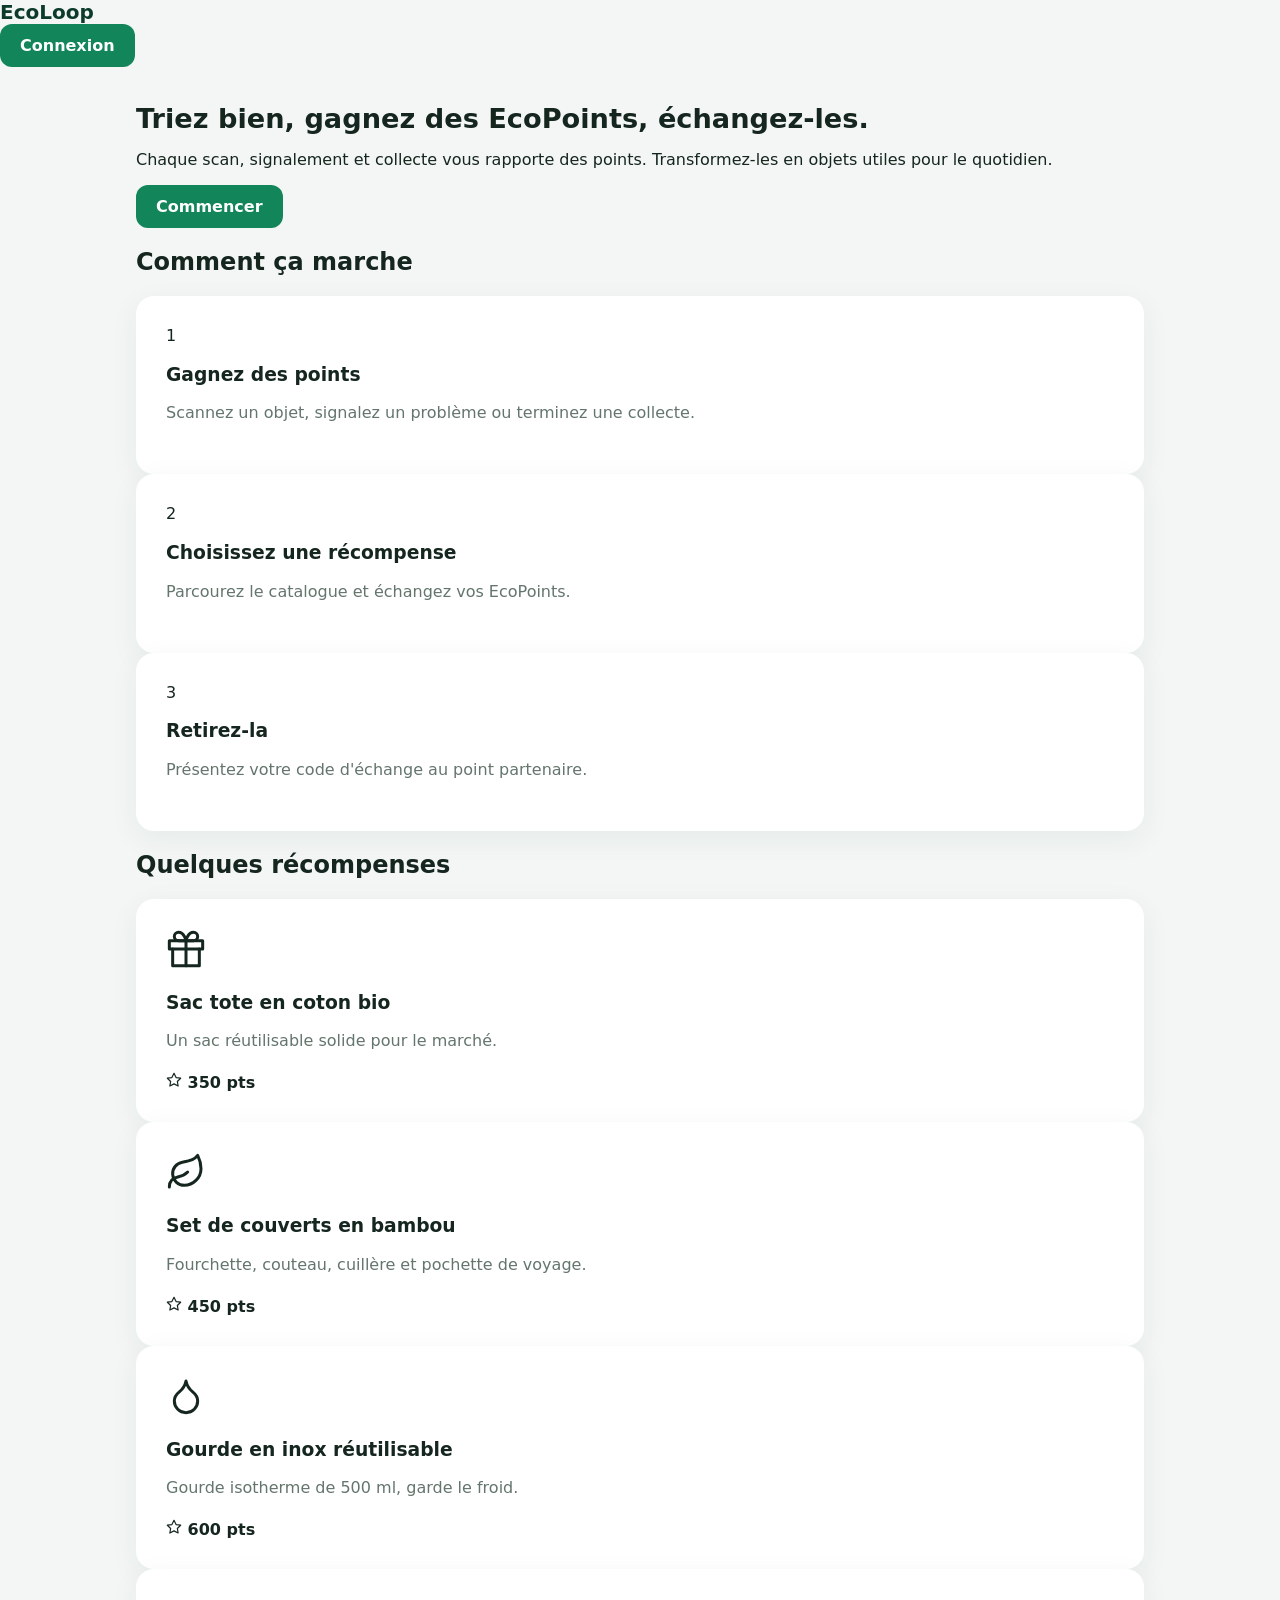
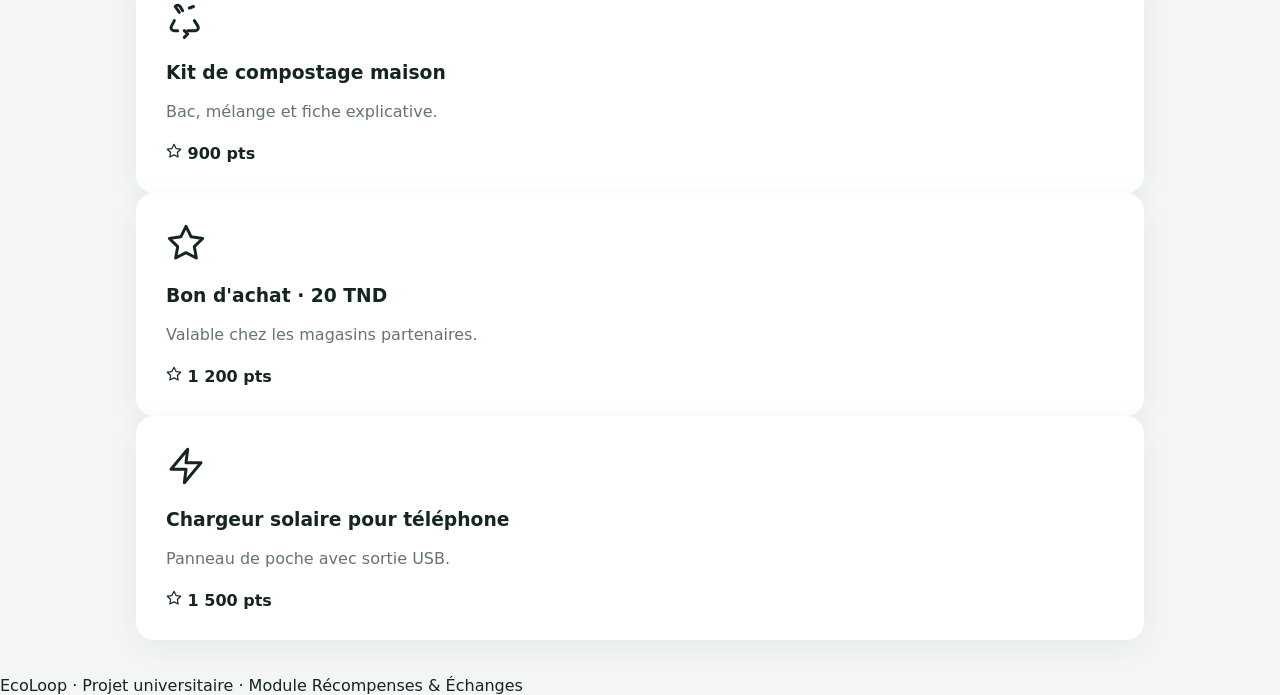
<file: index.html>
<!doctype html>
<html lang="fr"><head><meta charset="utf-8"><meta name="viewport" content="width=device-width, initial-scale=1">
<title>Récompenses · EcoLoop</title>
<link rel="stylesheet" href="https://fonts.googleapis.com/css2?family=Inter:wght@400;500;600&family=Poppins:wght@500;600;700&display=swap">
<link rel="stylesheet" href="../assets/css/style.css"></head>
<body>
<header class="pub-top"><a class="logo" href="index.html"><span class="logo-word">Eco<span>Loop</span></span></a><a class="btn btn-primary btn-sm" href="../login.html">Connexion</a></header>
<main class="pub-wrap">
<section class="hero"><h1>Triez bien, gagnez des EcoPoints, échangez-les.</h1><p>Chaque scan, signalement et collecte vous rapporte des points. Transformez-les en objets utiles pour le quotidien.</p><a class="btn btn-lime" href="../login.html">Commencer</a></section>
<h2 class="sec-h-s">Comment ça marche</h2>
<div class="steps">
<div class="card step"><div class="num">1</div><h3>Gagnez des points</h3><p class="muted sm">Scannez un objet, signalez un problème ou terminez une collecte.</p></div>
<div class="card step"><div class="num">2</div><h3>Choisissez une récompense</h3><p class="muted sm">Parcourez le catalogue et échangez vos EcoPoints.</p></div>
<div class="card step"><div class="num">3</div><h3>Retirez-la</h3><p class="muted sm">Présentez votre code d'échange au point partenaire.</p></div></div>
<h2 class="sec-h-s gap-top">Quelques récompenses</h2><div class="grid g3"><article class="card reward"><div class="r-art hue-a md"><svg width="40" height="40" viewBox="0 0 24 24" fill="none" stroke="currentColor" stroke-width="1.8" stroke-linecap="round" stroke-linejoin="round" aria-hidden="true"><path d="M20 12v10H4V12"/><path d="M2 7h20v5H2z"/><path d="M12 22V7"/><path d="M12 7H7.5a2.5 2.5 0 0 1 0-5C11 2 12 7 12 7z"/><path d="M12 7h4.5a2.5 2.5 0 0 0 0-5C13 2 12 7 12 7z"/></svg></div><h3>Sac tote en coton bio</h3><p class="muted sm">Un sac réutilisable solide pour le marché.</p><div class="reward-f"><b><svg width="16" height="16" viewBox="0 0 24 24" fill="none" stroke="currentColor" stroke-width="1.8" stroke-linecap="round" stroke-linejoin="round" aria-hidden="true"><path d="m12 2 3.1 6.3 6.9 1-5 4.9 1.2 6.8L12 17.8 5.8 21l1.2-6.8-5-4.9 6.9-1z"/></svg> 350 pts</b></div></article><article class="card reward"><div class="r-art hue-b md"><svg width="40" height="40" viewBox="0 0 24 24" fill="none" stroke="currentColor" stroke-width="1.8" stroke-linecap="round" stroke-linejoin="round" aria-hidden="true"><path d="M11 20A7 7 0 0 1 9.8 6.1C15.5 5 17 4.48 19 2c1 2 2 4.18 2 8 0 5.5-4.78 10-10 10Z"/><path d="M2 21c0-3 1.85-5.36 5.08-6C9.5 14.52 12 13 13 12"/></svg></div><h3>Set de couverts en bambou</h3><p class="muted sm">Fourchette, couteau, cuillère et pochette de voyage.</p><div class="reward-f"><b><svg width="16" height="16" viewBox="0 0 24 24" fill="none" stroke="currentColor" stroke-width="1.8" stroke-linecap="round" stroke-linejoin="round" aria-hidden="true"><path d="m12 2 3.1 6.3 6.9 1-5 4.9 1.2 6.8L12 17.8 5.8 21l1.2-6.8-5-4.9 6.9-1z"/></svg> 450 pts</b></div></article><article class="card reward"><div class="r-art hue-c md"><svg width="40" height="40" viewBox="0 0 24 24" fill="none" stroke="currentColor" stroke-width="1.8" stroke-linecap="round" stroke-linejoin="round" aria-hidden="true"><path d="M12 22a7 7 0 0 0 7-7c0-2-1-3.9-3-5.5s-3.5-4-4-6.5c-.5 2.5-2 4.9-4 6.5C6 11.1 5 13 5 15a7 7 0 0 0 7 7z"/></svg></div><h3>Gourde en inox réutilisable</h3><p class="muted sm">Gourde isotherme de 500 ml, garde le froid.</p><div class="reward-f"><b><svg width="16" height="16" viewBox="0 0 24 24" fill="none" stroke="currentColor" stroke-width="1.8" stroke-linecap="round" stroke-linejoin="round" aria-hidden="true"><path d="m12 2 3.1 6.3 6.9 1-5 4.9 1.2 6.8L12 17.8 5.8 21l1.2-6.8-5-4.9 6.9-1z"/></svg> 600 pts</b></div></article><article class="card reward"><div class="r-art hue-a md"><svg width="40" height="40" viewBox="0 0 24 24" fill="none" stroke="currentColor" stroke-width="1.8" stroke-linecap="round" stroke-linejoin="round" aria-hidden="true"><path d="M7 19H4.8a1.8 1.8 0 0 1-1.6-2.6L5 13"/><path d="m11 19 2 2-2 2"/><path d="M8 8 5.5 4.5a1.8 1.8 0 0 1 3 0L10 7"/><path d="M14 5.4l2.5-.9"/><path d="M17 13l2.2 3.4a1.8 1.8 0 0 1-1.5 2.6H13"/></svg></div><h3>Kit de compostage maison</h3><p class="muted sm">Bac, mélange et fiche explicative.</p><div class="reward-f"><b><svg width="16" height="16" viewBox="0 0 24 24" fill="none" stroke="currentColor" stroke-width="1.8" stroke-linecap="round" stroke-linejoin="round" aria-hidden="true"><path d="m12 2 3.1 6.3 6.9 1-5 4.9 1.2 6.8L12 17.8 5.8 21l1.2-6.8-5-4.9 6.9-1z"/></svg> 900 pts</b></div></article><article class="card reward"><div class="r-art hue-b md"><svg width="40" height="40" viewBox="0 0 24 24" fill="none" stroke="currentColor" stroke-width="1.8" stroke-linecap="round" stroke-linejoin="round" aria-hidden="true"><path d="m12 2 3.1 6.3 6.9 1-5 4.9 1.2 6.8L12 17.8 5.8 21l1.2-6.8-5-4.9 6.9-1z"/></svg></div><h3>Bon d'achat · 20 TND</h3><p class="muted sm">Valable chez les magasins partenaires.</p><div class="reward-f"><b><svg width="16" height="16" viewBox="0 0 24 24" fill="none" stroke="currentColor" stroke-width="1.8" stroke-linecap="round" stroke-linejoin="round" aria-hidden="true"><path d="m12 2 3.1 6.3 6.9 1-5 4.9 1.2 6.8L12 17.8 5.8 21l1.2-6.8-5-4.9 6.9-1z"/></svg> 1 200 pts</b></div></article><article class="card reward"><div class="r-art hue-c md"><svg width="40" height="40" viewBox="0 0 24 24" fill="none" stroke="currentColor" stroke-width="1.8" stroke-linecap="round" stroke-linejoin="round" aria-hidden="true"><path d="M13 2 3 14h9l-1 8 10-12h-9l1-8z"/></svg></div><h3>Chargeur solaire pour téléphone</h3><p class="muted sm">Panneau de poche avec sortie USB.</p><div class="reward-f"><b><svg width="16" height="16" viewBox="0 0 24 24" fill="none" stroke="currentColor" stroke-width="1.8" stroke-linecap="round" stroke-linejoin="round" aria-hidden="true"><path d="m12 2 3.1 6.3 6.9 1-5 4.9 1.2 6.8L12 17.8 5.8 21l1.2-6.8-5-4.9 6.9-1z"/></svg> 1 500 pts</b></div></article></div>
</main><footer class="pub-foot">EcoLoop · Projet universitaire · Module Récompenses &amp; Échanges</footer></body></html>
</file>
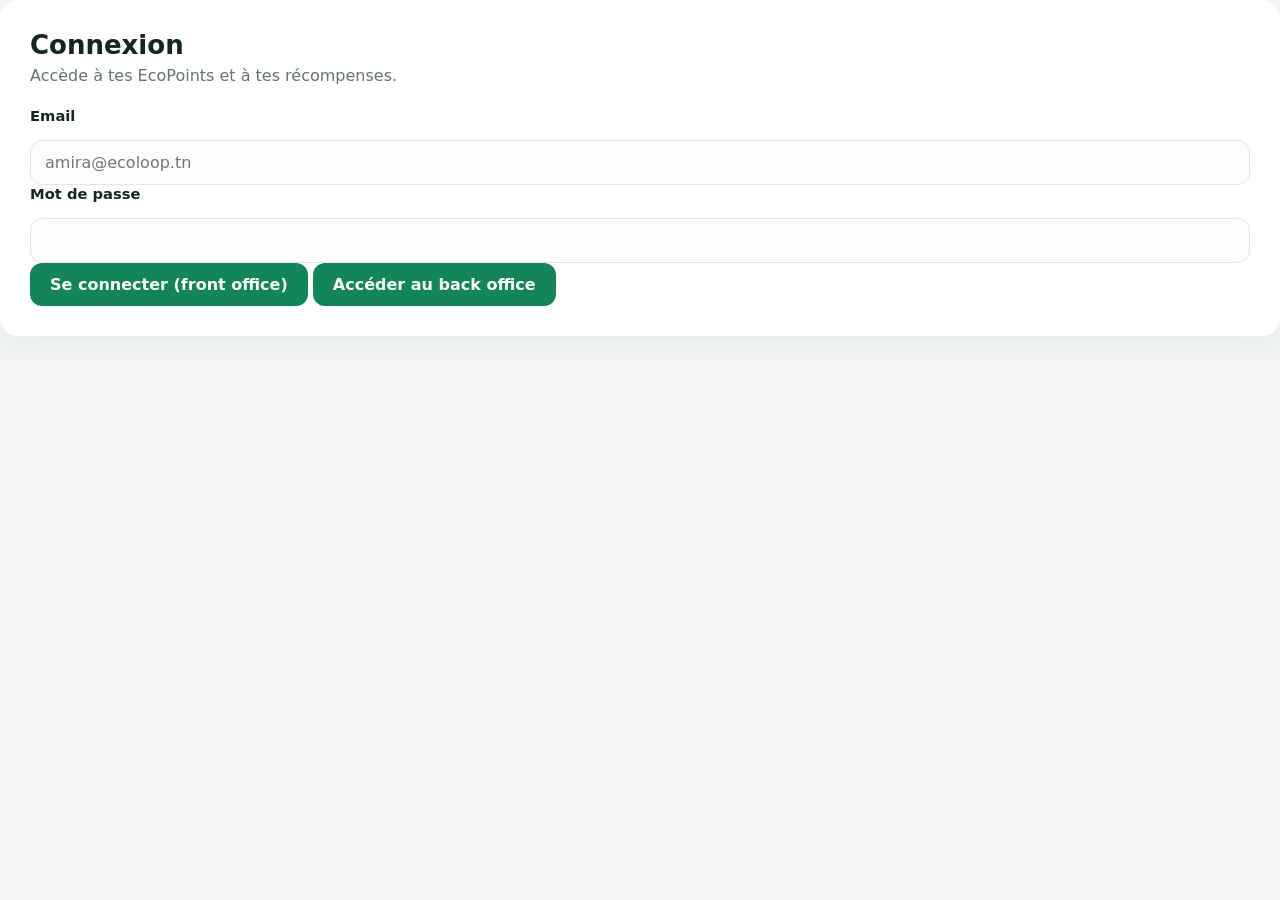
<file: login.html>
<!doctype html>
<html lang="fr"><head><meta charset="utf-8"><meta name="viewport" content="width=device-width, initial-scale=1">
<title>Connexion · EcoLoop</title>
<link rel="stylesheet" href="https://fonts.googleapis.com/css2?family=Inter:wght@400;500;600&family=Poppins:wght@500;600;700&display=swap">
<link rel="stylesheet" href="assets/css/style.css"></head>
<body><div class="login-wrap"><form class="card login stack" action="frontoffice/recompenses.html">
  <h1 style="font-size:26px">Connexion</h1>
  <p class="muted sm">Accède à tes EcoPoints et à tes récompenses.</p>
  <div class="field"><label for="email">Email</label><input id="email" type="email" placeholder="amira@ecoloop.tn"></div>
  <div class="field"><label for="mdp">Mot de passe</label><input id="mdp" type="password"></div>
  <button class="btn btn-primary btn-block" type="submit">Se connecter (front office)</button>
  <a class="btn btn-ghost btn-block" href="backoffice/index.html">Accéder au back office</a>
</form></div></body></html>
</file>
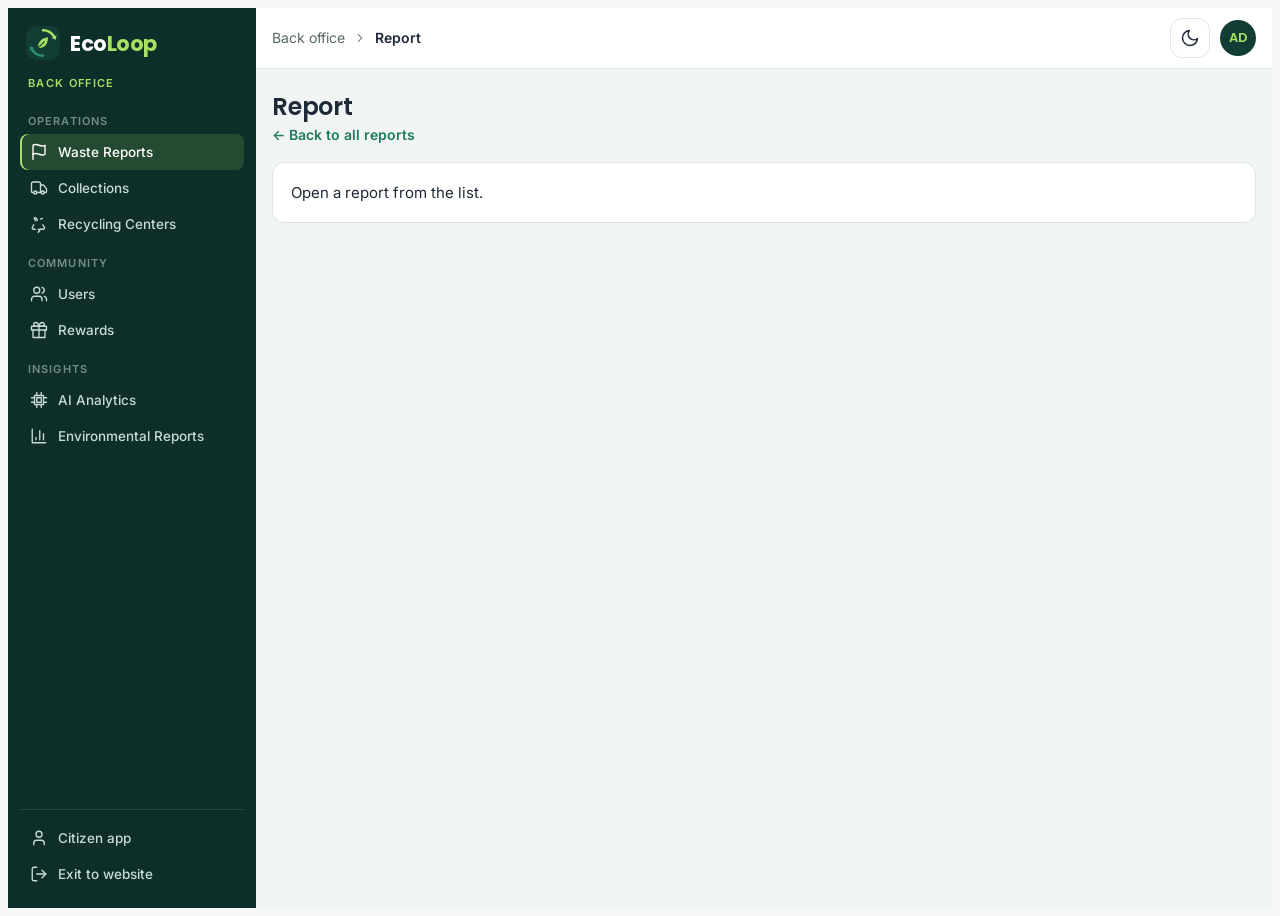
<file: ecoloop/admin-report-detail.html>
<!doctype html>
<html lang="en">
<head>
  <meta charset="utf-8">
  <meta name="viewport" content="width=device-width, initial-scale=1">
  <title>Report · EcoLoop Back Office</title>
  <link rel="stylesheet" href="https://fonts.googleapis.com/css2?family=Inter:wght@400;500;600&family=Poppins:wght@500;600;700&display=swap">
  <link rel="stylesheet" href="assets/css/ecoloop.css">
  <link rel="stylesheet" href="assets/css/extra.css">
</head>
<body>
<div class="adm">
  <aside class="a-side" id="sideNav" aria-label="Back Office navigation">
  <div class="a-brand"><a class="logo" href="admin-reports.html"><svg width="34" height="34" viewBox="0 0 48 48" role="img" aria-label="EcoLoop logo"><rect width="48" height="48" rx="14" fill="#123D35"/><path d="M24 6A18 18 0 0 1 39.6 15" fill="none" stroke="#A8E063" stroke-width="3.6" stroke-linecap="round"/><polygon points="42.1,19.3 43.1,13 36.1,17" fill="#A8E063"/><path d="M24 42A18 18 0 0 1 8.4 33" fill="none" stroke="#2D8C74" stroke-width="3.6" stroke-linecap="round"/><polygon points="5.9,28.7 4.9,35 11.9,31" fill="#2D8C74"/><path d="M17 31c0-9 5-14 14-15 0 9-4 15-12 15-1 0-2 0-2 0z" fill="#A8E063"/><path d="M17.5 30.5 26 22" stroke="#123D35" stroke-width="1.6" stroke-linecap="round" fill="none"/></svg><span class="logo-word" style="color:#fff">Eco<span style="color:#A8E063">Loop</span></span></a>
    <button class="icon-btn menu-only on-dark" id="menuClose" type="button" aria-label="Close menu"><svg width="20" height="20" viewBox="0 0 24 24" fill="none" stroke="currentColor" stroke-width="1.8" stroke-linecap="round" stroke-linejoin="round" aria-hidden="true" focusable="false"><path d="M18 6 6 18"/><path d="m6 6 12 12"/></svg></button></div>
  <span class="a-env">Back office</span>
  <nav class="a-nav">
          <div><p class="a-g">Operations</p>
                  <a class="a-i on" href="admin-reports.html" aria-current="page"><svg width="18" height="18" viewBox="0 0 24 24" fill="none" stroke="currentColor" stroke-width="1.8" stroke-linecap="round" stroke-linejoin="round" aria-hidden="true" focusable="false"><path d="M4 15s1-1 4-1 5 2 8 2 4-1 4-1V3s-1 1-4 1-5-2-8-2-4 1-4 1z"/><path d="M4 22v-7"/></svg>Waste Reports</a>
                  <a class="a-i " href="#"><svg width="18" height="18" viewBox="0 0 24 24" fill="none" stroke="currentColor" stroke-width="1.8" stroke-linecap="round" stroke-linejoin="round" aria-hidden="true" focusable="false"><path d="M14 18V6a2 2 0 0 0-2-2H4a2 2 0 0 0-2 2v11a1 1 0 0 0 1 1h2"/><path d="M15 18H9"/><path d="M19 18h2a1 1 0 0 0 1-1v-3.65a1 1 0 0 0-.22-.62l-3.48-4.35A1 1 0 0 0 17.52 8H14"/><path d="M5 18a2 2 0 1 0 4 0 2 2 0 1 0-4 0"/><path d="M15 18a2 2 0 1 0 4 0 2 2 0 1 0-4 0"/></svg>Collections</a>
                  <a class="a-i " href="#"><svg width="18" height="18" viewBox="0 0 24 24" fill="none" stroke="currentColor" stroke-width="1.8" stroke-linecap="round" stroke-linejoin="round" aria-hidden="true" focusable="false"><path d="M7 19H4.8a1.8 1.8 0 0 1-1.6-2.6L5 13"/><path d="m11 19 2 2-2 2"/><path d="M8 8 5.5 4.5a1.8 1.8 0 0 1 3 0L10 7"/><path d="M14 5.4l2.5-.9"/><path d="M17 13l2.2 3.4a1.8 1.8 0 0 1-1.5 2.6H13"/></svg>Recycling Centers</a>
              </div>
          <div><p class="a-g">Community</p>
                  <a class="a-i " href="#"><svg width="18" height="18" viewBox="0 0 24 24" fill="none" stroke="currentColor" stroke-width="1.8" stroke-linecap="round" stroke-linejoin="round" aria-hidden="true" focusable="false"><path d="M16 21v-2a4 4 0 0 0-4-4H6a4 4 0 0 0-4 4v2"/><path d="M5 7a4 4 0 1 0 8 0 4 4 0 1 0-8 0"/><path d="M22 21v-2a4 4 0 0 0-3-3.87"/><path d="M16 3.13a4 4 0 0 1 0 7.75"/></svg>Users</a>
                  <a class="a-i " href="#"><svg width="18" height="18" viewBox="0 0 24 24" fill="none" stroke="currentColor" stroke-width="1.8" stroke-linecap="round" stroke-linejoin="round" aria-hidden="true" focusable="false"><path d="M20 12v10H4V12"/><path d="M2 7h20v5H2z"/><path d="M12 22V7"/><path d="M12 7H7.5a2.5 2.5 0 0 1 0-5C11 2 12 7 12 7z"/><path d="M12 7h4.5a2.5 2.5 0 0 0 0-5C13 2 12 7 12 7z"/></svg>Rewards</a>
              </div>
          <div><p class="a-g">Insights</p>
                  <a class="a-i " href="#"><svg width="18" height="18" viewBox="0 0 24 24" fill="none" stroke="currentColor" stroke-width="1.8" stroke-linecap="round" stroke-linejoin="round" aria-hidden="true" focusable="false"><path d="M6 6h12v12H6z"/><path d="M9 9h6v6H9z"/><path d="M9 2v4"/><path d="M15 2v4"/><path d="M9 18v4"/><path d="M15 18v4"/><path d="M2 9h4"/><path d="M2 15h4"/><path d="M18 9h4"/><path d="M18 15h4"/></svg>AI Analytics</a>
                  <a class="a-i " href="#"><svg width="18" height="18" viewBox="0 0 24 24" fill="none" stroke="currentColor" stroke-width="1.8" stroke-linecap="round" stroke-linejoin="round" aria-hidden="true" focusable="false"><path d="M3 3v18h18"/><path d="M18 17V9"/><path d="M13 17V5"/><path d="M8 17v-3"/></svg>Environmental Reports</a>
              </div>
      </nav>
  <div class="a-foot">
    <a class="a-i" href="report.html"><svg width="18" height="18" viewBox="0 0 24 24" fill="none" stroke="currentColor" stroke-width="1.8" stroke-linecap="round" stroke-linejoin="round" aria-hidden="true" focusable="false"><path d="M19 21v-2a4 4 0 0 0-4-4H9a4 4 0 0 0-4 4v2"/><path d="M8 7a4 4 0 1 0 8 0 4 4 0 1 0-8 0"/></svg> Citizen app</a>
    <a class="a-i" href="#"><svg width="18" height="18" viewBox="0 0 24 24" fill="none" stroke="currentColor" stroke-width="1.8" stroke-linecap="round" stroke-linejoin="round" aria-hidden="true" focusable="false"><path d="M9 21H5a2 2 0 0 1-2-2V5a2 2 0 0 1 2-2h4"/><path d="m16 17 5-5-5-5"/><path d="M21 12H9"/></svg> Exit to website</a>
  </div>
</aside>
  <div class="side-scrim" id="scrim" hidden></div>
  <div class="a-main">
    <header class="a-top">
      <div class="a-top-in gut">
        <button class="icon-btn menu-only" id="menuBtn" type="button" aria-label="Open menu" aria-controls="sideNav"><svg width="20" height="20" viewBox="0 0 24 24" fill="none" stroke="currentColor" stroke-width="1.8" stroke-linecap="round" stroke-linejoin="round" aria-hidden="true" focusable="false"><path d="M4 6h16"/><path d="M4 12h16"/><path d="M4 18h16"/></svg></button>
        <div class="crumb"><span>Back office</span><svg width="14" height="14" viewBox="0 0 24 24" fill="none" stroke="currentColor" stroke-width="1.8" stroke-linecap="round" stroke-linejoin="round" aria-hidden="true" focusable="false"><path d="m6 9 6 6 6-6"/></svg><b>Report</b></div>
        <div class="top-act">
          <button class="icon-btn" id="themeBtn" type="button" aria-label="Toggle light and dark theme"><svg width="20" height="20" viewBox="0 0 24 24" fill="none" stroke="currentColor" stroke-width="1.8" stroke-linecap="round" stroke-linejoin="round" aria-hidden="true" focusable="false"><path d="M21 12.8A9 9 0 1 1 11.2 3a7 7 0 0 0 9.8 9.8z"/></svg></button><span class="av">AD</span></div>
      </div>
    </header>
    <main class="a-content gut">
      <div class="a-head"><div><h1>Report</h1>
  <p class="muted"><a class="link" href="admin-reports.html">← Back to all reports</a></p></div></div>

<div class="acard stack" id="detail">Loading…</div>
    </main>
  </div>
</div>
<script src="assets/js/main.js"></script>
<script>
const CATS={plastic:['Plastic','#3B82F6'],paper:['Paper','#E59A12'],glass:['Glass','#12A89A'],metal:['Metal','#8393A7'],organic:['Organic','#6DB33F'],electronics:['Electronics','#8B5CF6']};
const KIND={'Pending':'warn','In review':'info','Assigned':'info','Resolved':'ok'};
const esc=s=>String(s).replace(/[&<>"']/g,c=>({'&':'&amp;','<':'&lt;','>':'&gt;','"':'&quot;',"'":'&#39;'}[c]));
const cat=(k,sm)=>{const c=CATS[k]||[k,'#8393A7'];return `<span class="cat${sm?' cat-sm':''}" style="--c:${c[1]}">${esc(c[0])}</span>`;};
const badge=s=>`<span class="badge b-${KIND[s]||'mute'}"><i></i>${esc(s)}</span>`;
const STAT=['Pending','In review','Assigned','Resolved'];
const id=new URLSearchParams(location.search).get('id');
const box=document.getElementById('detail');
function load(){
  if(!id){box.textContent='Open a report from the list.';return;}
  fetch('index.php?r=api.reports&id='+encodeURIComponent(id)).then(r=>r.json()).then(r=>{
    if(!r){box.textContent='Report not found.';return;}
    document.querySelector('.a-head h1').textContent='Report '+r.id;
    const cr=document.querySelector('.crumb b'); if(cr) cr.textContent='Report '+r.id;
    box.innerHTML=`<div class="row between">${cat(r.cat)}${badge(r.status)}</div>
      <ul class="kv"><li><span>Location</span><b>${esc(r.loc)}</b></li><li><span>Reported by</span><b>${esc(r.by)}</b></li><li><span>Date</span><b>${esc(r.date)}</b></li><li><span>Preference</span><b>${esc(r.pref)}</b></li></ul>
      <div><p class="label">Description</p><p>${esc(r.desc)}</p></div>
      <div><p class="label">Change status</p><div class="stat-btns">${STAT.map(s=>`<button type="button" class="btn btn-sm ${r.status===s?'btn-primary':'btn-ghost'}" data-s="${s}">${s}</button>`).join('')}</div></div>`;
    box.querySelectorAll('[data-s]').forEach(b=>b.onclick=()=>
      fetch('index.php?r=admin.status',{method:'POST',body:new URLSearchParams({id:r.id,status:b.dataset.s})}).then(load));
  }).catch(()=>{box.textContent='Could not load the report.';});
}
load();
</script>
</body>
</html>
</file>
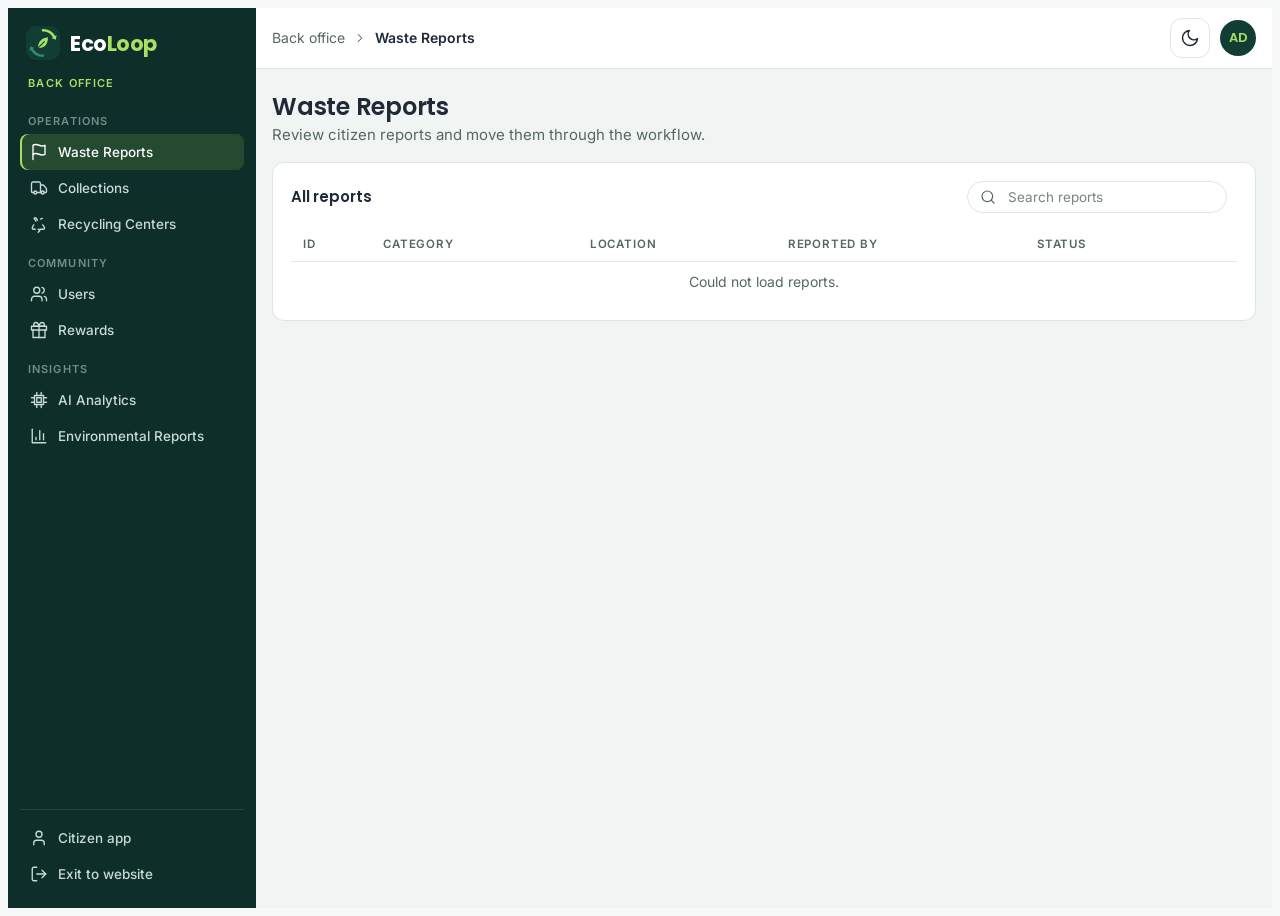
<file: ecoloop/admin-reports.html>
<!doctype html>
<html lang="en">
<head>
  <meta charset="utf-8">
  <meta name="viewport" content="width=device-width, initial-scale=1">
  <title>Waste Reports · EcoLoop Back Office</title>
  <link rel="stylesheet" href="https://fonts.googleapis.com/css2?family=Inter:wght@400;500;600&family=Poppins:wght@500;600;700&display=swap">
  <link rel="stylesheet" href="assets/css/ecoloop.css">
  <link rel="stylesheet" href="assets/css/extra.css">
</head>
<body>
<div class="adm">
  <aside class="a-side" id="sideNav" aria-label="Back Office navigation">
  <div class="a-brand"><a class="logo" href="admin-reports.html"><svg width="34" height="34" viewBox="0 0 48 48" role="img" aria-label="EcoLoop logo"><rect width="48" height="48" rx="14" fill="#123D35"/><path d="M24 6A18 18 0 0 1 39.6 15" fill="none" stroke="#A8E063" stroke-width="3.6" stroke-linecap="round"/><polygon points="42.1,19.3 43.1,13 36.1,17" fill="#A8E063"/><path d="M24 42A18 18 0 0 1 8.4 33" fill="none" stroke="#2D8C74" stroke-width="3.6" stroke-linecap="round"/><polygon points="5.9,28.7 4.9,35 11.9,31" fill="#2D8C74"/><path d="M17 31c0-9 5-14 14-15 0 9-4 15-12 15-1 0-2 0-2 0z" fill="#A8E063"/><path d="M17.5 30.5 26 22" stroke="#123D35" stroke-width="1.6" stroke-linecap="round" fill="none"/></svg><span class="logo-word" style="color:#fff">Eco<span style="color:#A8E063">Loop</span></span></a>
    <button class="icon-btn menu-only on-dark" id="menuClose" type="button" aria-label="Close menu"><svg width="20" height="20" viewBox="0 0 24 24" fill="none" stroke="currentColor" stroke-width="1.8" stroke-linecap="round" stroke-linejoin="round" aria-hidden="true" focusable="false"><path d="M18 6 6 18"/><path d="m6 6 12 12"/></svg></button></div>
  <span class="a-env">Back office</span>
  <nav class="a-nav">
          <div><p class="a-g">Operations</p>
                  <a class="a-i on" href="admin-reports.html" aria-current="page"><svg width="18" height="18" viewBox="0 0 24 24" fill="none" stroke="currentColor" stroke-width="1.8" stroke-linecap="round" stroke-linejoin="round" aria-hidden="true" focusable="false"><path d="M4 15s1-1 4-1 5 2 8 2 4-1 4-1V3s-1 1-4 1-5-2-8-2-4 1-4 1z"/><path d="M4 22v-7"/></svg>Waste Reports</a>
                  <a class="a-i " href="#"><svg width="18" height="18" viewBox="0 0 24 24" fill="none" stroke="currentColor" stroke-width="1.8" stroke-linecap="round" stroke-linejoin="round" aria-hidden="true" focusable="false"><path d="M14 18V6a2 2 0 0 0-2-2H4a2 2 0 0 0-2 2v11a1 1 0 0 0 1 1h2"/><path d="M15 18H9"/><path d="M19 18h2a1 1 0 0 0 1-1v-3.65a1 1 0 0 0-.22-.62l-3.48-4.35A1 1 0 0 0 17.52 8H14"/><path d="M5 18a2 2 0 1 0 4 0 2 2 0 1 0-4 0"/><path d="M15 18a2 2 0 1 0 4 0 2 2 0 1 0-4 0"/></svg>Collections</a>
                  <a class="a-i " href="#"><svg width="18" height="18" viewBox="0 0 24 24" fill="none" stroke="currentColor" stroke-width="1.8" stroke-linecap="round" stroke-linejoin="round" aria-hidden="true" focusable="false"><path d="M7 19H4.8a1.8 1.8 0 0 1-1.6-2.6L5 13"/><path d="m11 19 2 2-2 2"/><path d="M8 8 5.5 4.5a1.8 1.8 0 0 1 3 0L10 7"/><path d="M14 5.4l2.5-.9"/><path d="M17 13l2.2 3.4a1.8 1.8 0 0 1-1.5 2.6H13"/></svg>Recycling Centers</a>
              </div>
          <div><p class="a-g">Community</p>
                  <a class="a-i " href="#"><svg width="18" height="18" viewBox="0 0 24 24" fill="none" stroke="currentColor" stroke-width="1.8" stroke-linecap="round" stroke-linejoin="round" aria-hidden="true" focusable="false"><path d="M16 21v-2a4 4 0 0 0-4-4H6a4 4 0 0 0-4 4v2"/><path d="M5 7a4 4 0 1 0 8 0 4 4 0 1 0-8 0"/><path d="M22 21v-2a4 4 0 0 0-3-3.87"/><path d="M16 3.13a4 4 0 0 1 0 7.75"/></svg>Users</a>
                  <a class="a-i " href="#"><svg width="18" height="18" viewBox="0 0 24 24" fill="none" stroke="currentColor" stroke-width="1.8" stroke-linecap="round" stroke-linejoin="round" aria-hidden="true" focusable="false"><path d="M20 12v10H4V12"/><path d="M2 7h20v5H2z"/><path d="M12 22V7"/><path d="M12 7H7.5a2.5 2.5 0 0 1 0-5C11 2 12 7 12 7z"/><path d="M12 7h4.5a2.5 2.5 0 0 0 0-5C13 2 12 7 12 7z"/></svg>Rewards</a>
              </div>
          <div><p class="a-g">Insights</p>
                  <a class="a-i " href="#"><svg width="18" height="18" viewBox="0 0 24 24" fill="none" stroke="currentColor" stroke-width="1.8" stroke-linecap="round" stroke-linejoin="round" aria-hidden="true" focusable="false"><path d="M6 6h12v12H6z"/><path d="M9 9h6v6H9z"/><path d="M9 2v4"/><path d="M15 2v4"/><path d="M9 18v4"/><path d="M15 18v4"/><path d="M2 9h4"/><path d="M2 15h4"/><path d="M18 9h4"/><path d="M18 15h4"/></svg>AI Analytics</a>
                  <a class="a-i " href="#"><svg width="18" height="18" viewBox="0 0 24 24" fill="none" stroke="currentColor" stroke-width="1.8" stroke-linecap="round" stroke-linejoin="round" aria-hidden="true" focusable="false"><path d="M3 3v18h18"/><path d="M18 17V9"/><path d="M13 17V5"/><path d="M8 17v-3"/></svg>Environmental Reports</a>
              </div>
      </nav>
  <div class="a-foot">
    <a class="a-i" href="report.html"><svg width="18" height="18" viewBox="0 0 24 24" fill="none" stroke="currentColor" stroke-width="1.8" stroke-linecap="round" stroke-linejoin="round" aria-hidden="true" focusable="false"><path d="M19 21v-2a4 4 0 0 0-4-4H9a4 4 0 0 0-4 4v2"/><path d="M8 7a4 4 0 1 0 8 0 4 4 0 1 0-8 0"/></svg> Citizen app</a>
    <a class="a-i" href="#"><svg width="18" height="18" viewBox="0 0 24 24" fill="none" stroke="currentColor" stroke-width="1.8" stroke-linecap="round" stroke-linejoin="round" aria-hidden="true" focusable="false"><path d="M9 21H5a2 2 0 0 1-2-2V5a2 2 0 0 1 2-2h4"/><path d="m16 17 5-5-5-5"/><path d="M21 12H9"/></svg> Exit to website</a>
  </div>
</aside>
  <div class="side-scrim" id="scrim" hidden></div>
  <div class="a-main">
    <header class="a-top">
      <div class="a-top-in gut">
        <button class="icon-btn menu-only" id="menuBtn" type="button" aria-label="Open menu" aria-controls="sideNav"><svg width="20" height="20" viewBox="0 0 24 24" fill="none" stroke="currentColor" stroke-width="1.8" stroke-linecap="round" stroke-linejoin="round" aria-hidden="true" focusable="false"><path d="M4 6h16"/><path d="M4 12h16"/><path d="M4 18h16"/></svg></button>
        <div class="crumb"><span>Back office</span><svg width="14" height="14" viewBox="0 0 24 24" fill="none" stroke="currentColor" stroke-width="1.8" stroke-linecap="round" stroke-linejoin="round" aria-hidden="true" focusable="false"><path d="m6 9 6 6 6-6"/></svg><b>Waste Reports</b></div>
        <div class="top-act">
          <button class="icon-btn" id="themeBtn" type="button" aria-label="Toggle light and dark theme"><svg width="20" height="20" viewBox="0 0 24 24" fill="none" stroke="currentColor" stroke-width="1.8" stroke-linecap="round" stroke-linejoin="round" aria-hidden="true" focusable="false"><path d="M21 12.8A9 9 0 1 1 11.2 3a7 7 0 0 0 9.8 9.8z"/></svg></button><span class="av">AD</span></div>
      </div>
    </header>
    <main class="a-content gut">
      <div class="a-head"><div><h1>Waste Reports</h1><p class="muted">Review citizen reports and move them through the workflow.</p></div></div>

<div class="acard">
  <div class="acard-h"><h3>All reports</h3>
    <div class="a-filters">
      <form class="search sm-s" method="get" action="index.php">
        <input type="hidden" name="r" value="admin.reports">
        <svg width="16" height="16" viewBox="0 0 24 24" fill="none" stroke="currentColor" stroke-width="1.8" stroke-linecap="round" stroke-linejoin="round" aria-hidden="true" focusable="false"><path d="M3 11a8 8 0 1 0 16 0 8 8 0 1 0-16 0"/><path d="m21 21-4.3-4.3"/></svg><input name="q" aria-label="Search reports" placeholder="Search reports" value="">
              </form>
      <div class="fchips" id="chips" role="group" aria-label="Filter by status"></div>
    </div>
  </div>
  <div class="tbl-wrap">
    <table class="tbl dense">
      <thead><tr><th>ID</th><th>Category</th><th>Location</th><th>Reported by</th><th>Status</th><th></th></tr></thead>
      <tbody id="rows"></tbody>
    </table>
  </div>
</div>
    </main>
  </div>
</div>
<script src="assets/js/main.js"></script>
<script>
const CATS={plastic:['Plastic','#3B82F6'],paper:['Paper','#E59A12'],glass:['Glass','#12A89A'],metal:['Metal','#8393A7'],organic:['Organic','#6DB33F'],electronics:['Electronics','#8B5CF6']};
const KIND={'Pending':'warn','In review':'info','Assigned':'info','Resolved':'ok'};
const esc=s=>String(s).replace(/[&<>"']/g,c=>({'&':'&amp;','<':'&lt;','>':'&gt;','"':'&quot;',"'":'&#39;'}[c]));
const cat=(k,sm)=>{const c=CATS[k]||[k,'#8393A7'];return `<span class="cat${sm?' cat-sm':''}" style="--c:${c[1]}">${esc(c[0])}</span>`;};
const badge=s=>`<span class="badge b-${KIND[s]||'mute'}"><i></i>${esc(s)}</span>`;
const STAT=['All','Pending','In review','Assigned','Resolved'];
let all=[],status='All';
const qInput=document.querySelector('input[name=q]');
document.querySelector('form.search').addEventListener('submit',e=>e.preventDefault());
qInput.addEventListener('input',draw);
function draw(){
  const q=qInput.value.trim().toLowerCase();
  document.getElementById('chips').innerHTML=STAT.map(s=>{
    const n=s==='All'?all.length:all.filter(r=>r.status===s).length;
    return `<button type="button" class="fchip ${status===s?'on':''}" data-s="${s}">${s} <i>${n}</i></button>`;}).join('');
  document.querySelectorAll('#chips button').forEach(b=>b.onclick=()=>{status=b.dataset.s;draw();});
  const list=all.filter(r=>(status==='All'||r.status===status)&&(r.id+r.loc+r.by+r.cat).toLowerCase().includes(q));
  document.getElementById('rows').innerHTML=list.length?list.map(r=>
    `<tr><td><b>${esc(r.id)}</b><div class="muted xs">${esc(r.date)}</div></td><td>${cat(r.cat,true)}</td><td>${esc(r.loc)}</td><td>${esc(r.by)}</td><td>${badge(r.status)}</td><td><a class="btn btn-sm btn-ghost" href="admin-report-detail.html?id=${encodeURIComponent(r.id)}">Details</a></td></tr>`
  ).join(''):'<tr><td colspan="6" class="muted center pad-s">No reports yet.</td></tr>';
}
fetch('index.php?r=api.reports').then(r=>r.json()).then(l=>{all=l;draw();})
  .catch(()=>{document.getElementById('rows').innerHTML='<tr><td colspan="6" class="muted center pad-s">Could not load reports.</td></tr>';});
</script>
</body>
</html>
</file>
<file: assets/css/style.css>
/* EcoLoop : style simple, sans framework */
:root {
    --green: #12855a;
    --green-dark: #0c3b2b;
    --lime: #c8f169;
    --bg: #f3f6f4;
    --text: #15261e;
    --muted: #64756c;
    --line: #e1e8e4;
    --red: #d64541;
}

* { box-sizing: border-box; }
[hidden] { display: none !important; }
body { margin: 0; font-family: "Segoe UI", system-ui, -apple-system, sans-serif; background: var(--bg); color: var(--text); }
a { color: var(--green); font-weight: 600; text-decoration: none; }
a:hover { text-decoration: underline; }
h1 { margin: 0 0 6px; font-size: 1.7rem; }
.muted { color: var(--muted); margin: 0 0 22px; }

/* Barre du haut */
.nav { display: flex; align-items: center; justify-content: space-between; padding: 14px 28px; background: #fff; border-bottom: 1px solid var(--line); }
.logo { display: flex; align-items: center; gap: 10px; color: var(--green-dark); font-size: 1.25rem; font-weight: 800; }
.logo-mark { display: grid; place-items: center; width: 34px; height: 34px; border-radius: 10px; background: var(--green); color: var(--lime); }
.nav nav { display: flex; flex-wrap: wrap; justify-content: flex-end; align-items: center; gap: 4px; }
.nav nav a, .nav .link { padding: 8px 14px; border-radius: 999px; color: var(--text); font-weight: 600; }
.nav nav a:hover { background: var(--bg); text-decoration: none; }
.nav nav a.btn { color: #fff; background: var(--green); }
.me { display: flex; align-items: center; gap: 8px; padding-left: 8px; }

main { max-width: 1040px; margin: 36px auto; padding: 0 16px; }

/* Pages connexion / inscription : panneau vert + formulaire */
.auth { display: grid; grid-template-columns: 1fr 1fr; max-width: 900px; margin: 0 auto; background: #fff; border-radius: 22px; overflow: hidden; box-shadow: 0 20px 50px rgba(12, 59, 43, .10); }
.brand { padding: 44px; background: var(--green-dark); color: #fff; }
.brand h2 { margin: 26px 0 10px; font-size: 2rem; line-height: 1.15; }
.brand h2 span { color: var(--lime); }
.brand p { color: #b9d2c6; }
.brand ul { padding: 0; list-style: none; margin: 28px 0 0; }
.brand li { margin-bottom: 12px; }
.brand .logo { color: #fff; }
.auth-form { padding: 44px; }

/* Cartes */
.card { background: #fff; border-radius: 18px; padding: 30px; box-shadow: 0 8px 30px rgba(12, 59, 43, .06); }
.narrow { max-width: 480px; margin: 0 auto; }

/* Formulaires */
label { display: block; margin-bottom: 16px; font-weight: 600; font-size: .92rem; }
input, select, textarea { display: block; width: 100%; margin-top: 6px; padding: 12px 14px; border: 1.5px solid var(--line); border-radius: 12px; background: #fbfcfb; font: inherit; }
input:focus, select:focus, textarea:focus { outline: none; border-color: var(--green); background: #fff; box-shadow: 0 0 0 4px rgba(18, 133, 90, .12); }
input.invalid, textarea.invalid { border-color: var(--red); }
input[type=color] { height: 46px; padding: 4px; cursor: pointer; }
textarea { resize: vertical; }
.error { display: block; min-height: 1.1em; margin-top: 4px; color: var(--red); font-size: .84rem; font-weight: 500; }

.btn { display: inline-block; padding: 12px 20px; border: 0; border-radius: 12px; background: var(--green); color: #fff; font: inherit; font-weight: 700; cursor: pointer; }
.btn:hover { background: #0e6f4a; text-decoration: none; }
.btn-full { width: 100%; }
.btn-light { background: var(--bg); color: var(--text); }
.btn-light:hover { background: var(--line); }
.link { background: none; border: 0; font: inherit; cursor: pointer; }
.inline { display: inline; }

.flash { padding: 12px 16px; margin: 0 auto 22px; max-width: 900px; border-radius: 12px; background: #e3f6ea; color: #0c5a3b; font-weight: 600; }
.alert { padding: 10px 14px; border-radius: 10px; background: #fdecec; color: var(--red); font-weight: 600; }

/* Avatar avec initiales et badges de rôle */
.avatar { display: inline-grid; place-items: center; width: 36px; height: 36px; border-radius: 50%; background: #d9f0e3; color: var(--green-dark); font-weight: 800; font-size: .85rem; }
.avatar.big { width: 72px; height: 72px; font-size: 1.5rem; }
.badge { display: inline-block; padding: 4px 10px; border-radius: 999px; background: #e7eeea; color: var(--muted); font-size: .78rem; font-weight: 700; }
.badge.admin { background: var(--green-dark); color: var(--lime); }

/* Profil */
.profile-head { display: flex; align-items: center; gap: 18px; margin-bottom: 24px; }
.points { margin-left: auto; text-align: right; }
.points strong { display: block; font-size: 1.8rem; color: var(--green); }

/* Back office */
.top { display: flex; align-items: center; justify-content: space-between; gap: 12px; margin-bottom: 22px; }
.stats { display: grid; grid-template-columns: repeat(auto-fit, minmax(150px, 1fr)); gap: 14px; margin-bottom: 22px; }
.stat { background: #fff; border-radius: 16px; padding: 18px; }
.stat span { color: var(--muted); font-size: .85rem; font-weight: 600; }
.stat strong { display: block; margin-top: 4px; font-size: 1.7rem; }
.search { display: flex; gap: 10px; margin-bottom: 16px; }
.search input { margin: 0; }
.table-wrap { overflow-x: auto; }
table { width: 100%; border-collapse: collapse; }
th { padding: 10px 12px; text-align: left; color: var(--muted); font-size: .8rem; text-transform: uppercase; letter-spacing: .04em; }
td { padding: 12px; border-top: 1px solid var(--line); }
.who { display: flex; align-items: center; gap: 10px; }
.who small { display: block; color: var(--muted); }
.actions { white-space: nowrap; text-align: right; }
.actions a, .actions .link { padding: 6px 12px; border-radius: 8px; font-size: .88rem; font-weight: 600; }
.actions a { background: var(--bg); color: var(--text); }
.actions .danger { color: var(--red); }
.actions .danger:hover { background: #fdecec; }

/* Scanner IA */
.scan-grid { display: grid; grid-template-columns: 1fr 1fr; gap: 20px; align-items: start; }
.scan-grid .card + .card { margin-top: 20px; }
.preview { display: grid; place-items: center; height: 300px; margin-bottom: 16px; border: 2px dashed var(--line); border-radius: 16px; background: var(--bg); overflow: hidden; }
.preview img { max-width: 100%; max-height: 100%; }
.preview img:not([src]) { display: none; }
label.btn { margin: 0; text-align: center; }
.guesses { padding: 0; margin: 0 0 16px; list-style: none; }
.guesses li { display: grid; grid-template-columns: 1fr 90px 44px; gap: 10px; align-items: center; margin-bottom: 8px; font-size: .9rem; }
.bar { height: 8px; border-radius: 8px; background: var(--line); overflow: hidden; }
.bar i { display: block; height: 100%; background: var(--green); }
.result { border-left: 6px solid var(--green); }
.result h2 { margin: 12px 0 6px; }
.gain { font-size: 1.6rem; font-weight: 800; color: var(--green); margin: 8px 0; }
.bin { display: flex; align-items: center; gap: 12px; padding: 10px 0; border-top: 1px solid var(--line); }
.bin small { display: block; color: var(--muted); }
.pts { margin-left: auto; font-weight: 700; color: var(--green); }
.dot { display: inline-block; width: 12px; height: 12px; border-radius: 50%; vertical-align: middle; }
.keywords { max-width: 320px; color: var(--muted); font-size: .85rem; }

/* Téléphone */
@media (max-width: 760px) {
    .auth { grid-template-columns: 1fr; }
    .brand, .auth-form { padding: 28px; }
    .stats { grid-template-columns: 1fr 1fr; }
    .scan-grid { grid-template-columns: 1fr; }
    .nav { flex-wrap: wrap; gap: 8px; padding: 12px 16px; }
    .nav nav { width: 100%; flex-wrap: nowrap; justify-content: flex-start; overflow-x: auto; white-space: nowrap; }
    .me-name { display: none; }
}
</file>
<file: ecoloop/assets/css/ecoloop.css>
/* Layout concept: a calm environmental-tech shell. Public landing page, a rounded light citizen app, and a denser dark-sidebar admin console. */
:root {
  --forest: #123D35; --green: #2D8C74; --lime: #A8E063;
  --bg: #F6F9F7; --surface: #FFFFFF; --surface-2: #EDF4F0; --fg: #1F2937; --muted: #566761; --line: #DCE7E2;
  --accent-text: #1F7A63; --btn: #237A64; --btn-h: #1B6553; --on-btn: #FFFFFF;
  --nav-on: #123D35; --nav-on-fg: #FFFFFF; --chip-on: #123D35; --chip-on-fg: #FFFFFF;
  --tip-bg: #123D35; --tip-fg: #FFFFFF;
  --ok: #1E7F52; --ok-bg: #E1F3E9; --warn: #96600A; --warn-bg: #FAEFD6; --bad: #B8372F; --bad-bg: #FBE4E1; --info: #2B62A8; --info-bg: #E3EEFA; --mute-bg: #E8EFEC;
  --c-plastic: #3B82F6; --c-paper: #E59A12; --c-glass: #12A89A; --c-metal: #8393A7; --c-organic: #6DB33F; --c-electronics: #8B5CF6;
  --map-bg: #E4EEE9; --map-block: #F7FAF8; --map-park: #CBE6C0; --map-water: #BCDCEB; --map-road: #FBE7B4;
  --adm-bg: #F0F4F2; --a-side: #0E2F29;
  --shadow: 0 1px 2px rgba(18,61,53,.06), 0 10px 28px rgba(18,61,53,.07);
  --font-d: 'Poppins', 'Segoe UI', system-ui, sans-serif; --font-b: 'Inter', system-ui, -apple-system, 'Segoe UI', sans-serif;
}
@media (prefers-color-scheme: dark) {
  :root:not([data-theme="light"]) {
    --bg: #0A1A17; --surface: #102923; --surface-2: #17362F; --fg: #E5F0EC; --muted: #9DB6AE; --line: #214238;
    --accent-text: #7FDDB9; --btn: #A8E063; --btn-h: #BDEB86; --on-btn: #123D35;
    --nav-on: #1F5A4B; --chip-on: #A8E063; --chip-on-fg: #123D35; --tip-bg: #E5F0EC; --tip-fg: #0A1A17;
    --ok: #6FD39C; --ok-bg: #12382B; --warn: #F2B955; --warn-bg: #3A2F12; --bad: #FF9088; --bad-bg: #40201E; --info: #8DB8F2; --info-bg: #172B47; --mute-bg: #1B2F2A;
    --map-bg: #123029; --map-block: #1A3D34; --map-park: #1F4A35; --map-water: #1B4458; --map-road: #4A4126;
    --adm-bg: #08130F; --a-side: #06100D;
    --shadow: 0 1px 2px rgba(0,0,0,.3), 0 10px 28px rgba(0,0,0,.25);
    color-scheme: dark;
  }
}
:root[data-theme="dark"] {
  --bg: #0A1A17; --surface: #102923; --surface-2: #17362F; --fg: #E5F0EC; --muted: #9DB6AE; --line: #214238;
  --accent-text: #7FDDB9; --btn: #A8E063; --btn-h: #BDEB86; --on-btn: #123D35;
  --nav-on: #1F5A4B; --chip-on: #A8E063; --chip-on-fg: #123D35; --tip-bg: #E5F0EC; --tip-fg: #0A1A17;
  --ok: #6FD39C; --ok-bg: #12382B; --warn: #F2B955; --warn-bg: #3A2F12; --bad: #FF9088; --bad-bg: #40201E; --info: #8DB8F2; --info-bg: #172B47; --mute-bg: #1B2F2A;
  --map-bg: #123029; --map-block: #1A3D34; --map-park: #1F4A35; --map-water: #1B4458; --map-road: #4A4126;
  --adm-bg: #08130F; --a-side: #06100D;
  --shadow: 0 1px 2px rgba(0,0,0,.3), 0 10px 28px rgba(0,0,0,.25);
  color-scheme: dark;
}
*, *::before, *::after { box-sizing: border-box; }
html { scroll-behavior: smooth; }
body { background: var(--bg); color: var(--fg); font-family: var(--font-b); font-size: 15px; line-height: 1.55; -webkit-font-smoothing: antialiased; }
body::before { content: ""; position: fixed; inset: 0 0 auto; height: env(safe-area-inset-top, 0px); background: var(--bg); z-index: 90; }
h1, h2, h3, h4 { font-family: var(--font-d); margin: 0; line-height: 1.15; text-wrap: balance; letter-spacing: -.01em; }
h3 { font-size: 17px; font-weight: 600; }
p { margin: 0; }
button { font-family: inherit; }
ul, ol { margin: 0; padding: 0; }
.muted { color: var(--muted); } .sm { font-size: 13.5px; } .xs { font-size: 12px; }
.center { text-align: center; }
.sr { position: absolute; width: 1px; height: 1px; overflow: hidden; clip: rect(0 0 0 0); white-space: nowrap; }
:focus-visible { outline: 3px solid var(--green); outline-offset: 2px; }
.wrap { width: 100%; max-width: 1200px; margin: 0 auto; padding-left: max(16px, env(safe-area-inset-left, 0px)); padding-right: max(16px, env(safe-area-inset-right, 0px)); }
.gut { padding-left: max(16px, env(safe-area-inset-left, 0px)); padding-right: max(16px, env(safe-area-inset-right, 0px)); }
.stack { display: flex; flex-direction: column; gap: 16px; min-width: 0; }
.row { display: flex; flex-wrap: wrap; gap: 10px; align-items: center; } .between { justify-content: space-between; }
.gap-top { margin-top: 18px; } .pad-s { padding: 14px; }
.icon-btn.menu-only, .menu-only { display: none; }

/* Buttons and controls */
.btn { display: inline-flex; align-items: center; justify-content: center; gap: 8px; border: 1px solid transparent; border-radius: 999px; padding: 10px 18px; font: 600 14px var(--font-b); cursor: pointer; transition: background .15s, border-color .15s, transform .15s; text-decoration: none; white-space: nowrap; }
.btn:disabled { opacity: .5; cursor: not-allowed; }
.btn-primary { background: var(--btn); color: var(--on-btn); } .btn-primary:hover:not(:disabled) { background: var(--btn-h); }
.btn-ghost { background: transparent; border-color: var(--line); color: var(--fg); } .btn-ghost:hover:not(:disabled) { background: var(--surface-2); }
.btn-lime { background: var(--lime); color: var(--forest); } .btn-lime:hover { background: #BCEB82; }
.btn-outline-light { border-color: rgba(255,255,255,.5); color: #fff; } .btn-outline-light:hover { background: rgba(255,255,255,.1); }
.btn-sm { padding: 6px 13px; font-size: 13px; } .btn-lg { padding: 14px 26px; font-size: 15px; } .btn-block { width: 100%; }
.icon-btn { position: relative; width: 40px; height: 40px; border-radius: 12px; border: 1px solid var(--line); background: var(--surface); color: var(--fg); display: inline-grid; place-items: center; cursor: pointer; flex: none; }
.icon-btn:hover { background: var(--surface-2); }
.icon-btn.on-dark { background: transparent; border-color: rgba(255,255,255,.2); color: #fff; }
.link { background: none; border: 0; padding: 0; color: var(--accent-text); font: 600 14px var(--font-b); cursor: pointer; display: inline-flex; align-items: center; gap: 6px; }
.link:hover { text-decoration: underline; }
input, select, textarea { width: 100%; font: 400 14.5px var(--font-b); padding: 10px 12px; border: 1px solid var(--line); border-radius: 12px; background: var(--surface); color: var(--fg); }
textarea { resize: vertical; }
input::placeholder, textarea::placeholder { color: var(--muted); opacity: .8; }
input[type=radio] { width: auto; accent-color: var(--green); }
.field { display: flex; flex-direction: column; gap: 6px; min-width: 0; }
.field > label { font-weight: 600; font-size: 13.5px; }
.err { color: var(--bad); font-size: 13px; } .hint { color: var(--muted); font-size: 12.5px; }
.label { font: 600 12px var(--font-b); text-transform: uppercase; letter-spacing: .07em; color: var(--muted); margin: 0 0 8px; }
.seg { display: inline-flex; flex-wrap: wrap; gap: 2px; background: var(--surface-2); padding: 4px; border-radius: 999px; }
.seg button { border: 0; background: none; padding: 6px 14px; border-radius: 999px; font: 600 13px var(--font-b); color: var(--muted); cursor: pointer; }
.seg button.on { background: var(--surface); color: var(--fg); box-shadow: 0 1px 3px rgba(0,0,0,.12); }
.toggle { width: 44px; height: 26px; border-radius: 99px; border: 0; background: var(--line); padding: 3px; cursor: pointer; flex: none; transition: background .15s; }
.toggle span { display: block; width: 20px; height: 20px; border-radius: 50%; background: #fff; transition: transform .15s; box-shadow: 0 1px 3px rgba(0,0,0,.25); }
.toggle.on { background: var(--green); } .toggle.on span { transform: translateX(18px); }
.progress { height: 9px; border-radius: 99px; background: var(--surface-2); overflow: hidden; }
.progress > div { height: 100%; border-radius: 99px; background: linear-gradient(90deg, var(--green), var(--lime)); transition: width .4s; }
.progress.lime { background: rgba(255,255,255,.18); } .progress.lime > div { background: var(--lime); }
.progress.bad > div { background: var(--bad); } .progress.warn > div { background: #E59A12; }
.badge { display: inline-flex; align-items: center; gap: 6px; padding: 3px 10px; border-radius: 99px; font: 600 12px var(--font-b); white-space: nowrap; }
.badge i { width: 6px; height: 6px; border-radius: 50%; background: currentColor; }
.b-ok { background: var(--ok-bg); color: var(--ok); } .b-warn { background: var(--warn-bg); color: var(--warn); } .b-bad { background: var(--bad-bg); color: var(--bad); } .b-info { background: var(--info-bg); color: var(--info); } .b-mute { background: var(--mute-bg); color: var(--muted); }
.chips { display: flex; flex-wrap: wrap; gap: 8px; }
.cat { --c: var(--green); display: inline-flex; align-items: center; gap: 6px; padding: 6px 12px; border-radius: 99px; font: 500 13px var(--font-b); color: var(--fg); background: color-mix(in srgb, var(--c) 14%, var(--surface)); border: 1px solid color-mix(in srgb, var(--c) 32%, transparent); white-space: nowrap; }
.cat svg { color: var(--c); }
.cat-sm { padding: 3px 9px; font-size: 12px; }
.cat-btn { cursor: pointer; } .cat-btn:hover { background: color-mix(in srgb, var(--c) 24%, var(--surface)); }
.cat.on { background: color-mix(in srgb, var(--c) 28%, var(--surface)); box-shadow: 0 0 0 2px var(--c); font-weight: 600; }
.demo-note { display: flex; gap: 10; align-items: flex-start; gap: 10px; padding: 10px 14px; border-radius: 12px; background: var(--info-bg); border: 1px dashed color-mix(in srgb, var(--info) 45%, transparent); font-size: 13.5px; }
.demo-note svg { color: var(--info); flex: none; margin-top: 2px; }
.card { background: var(--surface); border: 1px solid var(--line); border-radius: 20px; box-shadow: var(--shadow); min-width: 0; }
.pad { padding: 22px; }
.card-h { display: flex; flex-wrap: wrap; justify-content: space-between; align-items: center; gap: 10px; margin-bottom: 14px; }

/* Grids */
.grid { display: grid; gap: 18px; }
.g2 { grid-template-columns: repeat(auto-fit, minmax(min(100%, 240px), 1fr)); }
.g3 { grid-template-columns: repeat(auto-fit, minmax(min(100%, 260px), 1fr)); }
.g4 { grid-template-columns: repeat(auto-fit, minmax(min(100%, 230px), 1fr)); }
.g5 { grid-template-columns: repeat(auto-fit, minmax(min(100%, 170px), 1fr)); }
.two, .a-two { grid-template-columns: repeat(2, minmax(0, 1fr)); }
.a-two { margin-top: 16px; gap: 16px; } .a-two > .acard { margin-top: 0; }
.impact-grid { grid-template-columns: minmax(0, 1.5fr) minmax(0, 1fr); }
.top-al { align-items: start; }
@media (max-width: 1000px) { .two, .a-two, .impact-grid { grid-template-columns: minmax(0, 1fr); } }

/* Charts and maps */
.chart { width: 100%; height: auto; display: block; }
.gl { stroke: var(--line); stroke-width: 1; }
.ax { fill: var(--muted); font: 500 11px var(--font-b); }
.tip-bg { fill: var(--tip-bg); } .tip-t { fill: var(--tip-fg); font: 500 12px var(--font-b); } .tip-t.b { font-weight: 700; }
.donut-n { fill: var(--fg); font: 700 26px var(--font-d); }
.chart [tabindex]:focus-visible { outline: 2px solid var(--green); }
.donut-wrap { display: flex; flex-wrap: wrap; gap: 18px; align-items: center; justify-content: center; }
.donut { flex: none; max-width: 100%; }
.legend { list-style: none; display: grid; gap: 4px; flex: 1; min-width: 160px; }
.legend li { display: flex; align-items: center; gap: 10px; padding: 5px 8px; border-radius: 8px; font-size: 14px; }
.legend li.on { background: var(--surface-2); } .legend b { margin-left: auto; font-variant-numeric: tabular-nums; }
.sw { width: 10px; height: 10px; border-radius: 3px; flex: none; }
.map { margin: 0; } .map figcaption { color: var(--muted); font-size: 12px; margin-top: 8px; }
.mk { cursor: pointer; } .mk:focus-visible circle:last-of-type { stroke: var(--forest); }
.legend-row { display: flex; flex-wrap: wrap; gap: 8px 16px; color: var(--muted); font-size: 13px; margin-top: 10px; }
.legend-row i { display: inline-block; width: 10px; height: 10px; border-radius: 50%; margin-right: 6px; }

/* Overlays */
.overlay { position: fixed; inset: 0; z-index: 100; background: rgba(6,18,15,.58); display: grid; place-items: center; padding: max(16px, env(safe-area-inset-top, 0px)) max(16px, env(safe-area-inset-right, 0px)) max(16px, env(safe-area-inset-bottom, 0px)) max(16px, env(safe-area-inset-left, 0px)); animation: fade .15s; }
.modal { width: min(520px, 100%); max-height: 100%; overflow: auto; background: var(--surface); border: 1px solid var(--line); border-radius: 22px; box-shadow: 0 30px 80px rgba(0,0,0,.35); }
.modal-h { display: flex; justify-content: space-between; align-items: flex-start; gap: 12px; padding: 20px 22px 0; } .modal-b { padding: 16px 22px 22px; }
.modal-f { display: flex; justify-content: flex-end; flex-wrap: wrap; gap: 10px; }
.drawer-o { place-items: stretch end; padding: 0; }
.drawer { width: min(460px, 100%); height: 100%; overflow: auto; background: var(--surface); border-left: 1px solid var(--line); padding-top: env(safe-area-inset-top, 0px); padding-right: env(safe-area-inset-right, 0px); padding-bottom: env(safe-area-inset-bottom, 0px); animation: slide .2s; }
.or { display: flex; align-items: center; gap: 12px; color: var(--muted); font-size: 13px; margin: 18px 0; }
.or::before, .or::after { content: ""; flex: 1; height: 1px; background: var(--line); }
.toasts { position: fixed; z-index: 200; left: max(16px, env(safe-area-inset-left, 0px)); right: max(16px, env(safe-area-inset-right, 0px)); bottom: max(16px, calc(env(safe-area-inset-bottom, 0px) + 8px)); display: flex; flex-direction: column; align-items: flex-end; gap: 8px; pointer-events: none; }
.toast { pointer-events: auto; display: flex; gap: 10px; align-items: center; max-width: min(420px, 100%); background: var(--forest); color: #fff; padding: 12px 16px; border-radius: 14px; box-shadow: 0 12px 30px rgba(0,0,0,.3); font-size: 14px; animation: rise .2s; }
.toast svg { color: var(--lime); flex: none; } .toast.bad { background: #7A2420; } .toast.bad svg { color: #FFC1BB; }
@keyframes fade { from { opacity: 0; } } @keyframes slide { from { transform: translateX(30px); opacity: 0; } } @keyframes rise { from { transform: translateY(10px); opacity: 0; } }

/* Logo */
.logo { display: inline-flex; align-items: center; gap: 10px; background: none; border: 0; padding: 0; color: inherit; }
button.logo { cursor: pointer; }
.logo-word { font: 700 21px var(--font-d); letter-spacing: -.02em; color: var(--fg); }

/* Landing */
.lnav { position: sticky; top: env(safe-area-inset-top, 0px); z-index: 50; background: color-mix(in srgb, var(--bg) 90%, transparent); backdrop-filter: blur(12px); border-bottom: 1px solid var(--line); }
.lnav-in { display: flex; align-items: center; justify-content: space-between; gap: 16px; height: 72px; }
.lnav-links { display: flex; gap: 4px; } .lnav-links button { border: 0; background: none; padding: 8px 14px; border-radius: 99px; font: 500 14.5px var(--font-b); color: var(--muted); cursor: pointer; } .lnav-links button:hover { background: var(--surface-2); color: var(--fg); }
.lnav-act { display: flex; align-items: center; gap: 10px; }
.lnav-m { background: var(--surface); border-bottom: 1px solid var(--line); padding: 14px 0 18px; } .lnav-m-l { text-align: left; background: none; border: 0; padding: 10px 0; font: 500 16px var(--font-b); color: var(--fg); cursor: pointer; }
section[id] { scroll-margin-top: 84px; }
.hero { padding: 56px 0 72px; background: radial-gradient(900px 420px at 88% -8%, color-mix(in srgb, var(--lime) 30%, transparent), transparent 70%), var(--bg); }
.hero-grid { display: grid; grid-template-columns: minmax(0, 1.05fr) minmax(0, .95fr); gap: 48px; align-items: center; }
.hero h1 { font-size: clamp(34px, 5.2vw, 58px); font-weight: 700; line-height: 1.06; margin: 18px 0; } .hl { color: var(--accent-text); }
.pill { display: inline-flex; align-items: center; gap: 8px; padding: 7px 14px; border-radius: 99px; background: var(--surface); border: 1px solid var(--line); font: 500 13px var(--font-b); color: var(--accent-text); }
.lead { font-size: 18px; color: var(--muted); max-width: 56ch; margin-bottom: 26px; }
.cta-row { display: flex; flex-wrap: wrap; gap: 12px; }
.tag { margin: 24px 0; padding-left: 12px; border-left: 3px solid var(--lime); font: 600 17px var(--font-d); color: var(--accent-text); }
.stats { display: grid; grid-template-columns: repeat(3, minmax(0, 1fr)); gap: 16px; margin: 0 0 10px; }
.stats dt { color: var(--muted); font-size: 13px; } .stats dd { margin: 2px 0 0; font: 600 clamp(18px, 3vw, 29px) var(--font-d); font-variant-numeric: tabular-nums; }
.hero-art { position: relative; max-width: 540px; width: 100%; margin-inline: auto; }
.hero-art > svg { width: 100%; height: auto; display: block; border-radius: 32px; box-shadow: 0 30px 60px rgba(18,61,53,.28); }
.float-chip { position: absolute; display: flex; align-items: center; gap: 10px; background: var(--surface); color: var(--fg); padding: 9px 14px 9px 10px; border-radius: 16px; box-shadow: 0 12px 30px rgba(0,0,0,.2); animation: bob 5s ease-in-out infinite; }
.float-chip b { display: block; font-size: 13.5px; line-height: 1.25; } .float-chip span:not(.fc-ic) { color: var(--muted); font-size: 12px; }
.fc-ic { width: 34px; height: 34px; border-radius: 10px; display: grid; place-items: center; background: var(--forest); color: var(--lime); flex: none; } .fc-ic.lime { background: var(--lime); color: var(--forest); }
.fc1 { left: 12px; top: 16px; } .fc2 { right: 12px; top: 40%; animation-delay: -1.6s; } .fc3 { left: 20px; bottom: 90px; animation-delay: -3.2s; }
@keyframes bob { 50% { transform: translateY(-8px); } }
.sec { padding: 72px 0; } .sec-alt { background: var(--surface-2); }
.sec-h { margin-bottom: 34px; max-width: 760px; } .sec-h.row { max-width: none; justify-content: space-between; align-items: flex-end; flex-wrap: wrap; gap: 16px; }
.sec-h h2, .sec-h-s h2 { font-size: clamp(26px, 3.4vw, 38px); font-weight: 700; margin: 8px 0 10px; } .sec-h-s h2 { font-size: 24px; margin: 0 0 4px; } .sec-h-s { margin-bottom: 14px; }
.eyebrow { font: 600 12.5px var(--font-b); text-transform: uppercase; letter-spacing: .1em; color: var(--accent-text); }
.feat { padding: 24px; display: flex; flex-direction: column; gap: 10px; }
.feat-ic { width: 52px; height: 52px; border-radius: 16px; background: var(--forest); color: var(--lime); display: grid; place-items: center; flex: none; } .feat-ic.sm { width: 40px; height: 40px; border-radius: 12px; }
.feat .link { margin-top: auto; padding-top: 6px; }
.steps { list-style: none; display: grid; grid-template-columns: repeat(auto-fit, minmax(min(100%, 230px), 1fr)); gap: 18px; }
.step { background: var(--surface); border: 1px solid var(--line); border-radius: 20px; padding: 22px; display: flex; flex-direction: column; gap: 8px; }
.step-top { display: flex; justify-content: space-between; align-items: center; margin-bottom: 6px; }
.step-n { width: 34px; height: 34px; border-radius: 50%; background: var(--lime); color: var(--forest); font: 700 15px var(--font-d); display: grid; place-items: center; }
.step-ic { color: var(--accent-text); }
.pad .chart { margin-top: 4px; }
.tiles { margin-top: 18px; } .tile { display: flex; align-items: center; gap: 14px; padding: 18px; border-radius: 18px; background: var(--surface); border: 1px solid var(--line); }
.tile div { display: flex; flex-direction: column; } .tile b { font: 600 22px var(--font-d); } .tile span:not(.feat-ic) { color: var(--muted); font-size: 13px; }
.tile em { margin-left: auto; font-style: normal; font-size: 11px; text-transform: uppercase; letter-spacing: .06em; background: var(--mute-bg); color: var(--muted); padding: 3px 8px; border-radius: 99px; }
.reward { padding: 18px; display: flex; flex-direction: column; gap: 8px; }
.reward-f { display: flex; justify-content: space-between; align-items: center; gap: 8px; margin-top: auto; padding-top: 8px; flex-wrap: wrap; } .reward-f b { display: inline-flex; align-items: center; gap: 6px; color: var(--accent-text); }
.r-art { aspect-ratio: 16 / 10; border-radius: 16px; display: grid; place-items: center; color: #fff; margin-bottom: 8px; max-width: 100%; }
.r-art.sm { width: 64px; aspect-ratio: 1; margin: 0; border-radius: 16px; flex: none; } .r-art.xs { width: 40px; aspect-ratio: 1; margin: 0; border-radius: 12px; flex: none; }
.hue-a { background: linear-gradient(135deg, #123D35, #2D8C74); } .hue-b { background: linear-gradient(135deg, #2D8C74, #A8E063); color: #123D35; } .hue-c { background: linear-gradient(135deg, #1F6B59, #12A89A); }
.cta-band { border-radius: 28px; padding: 44px; background: radial-gradient(500px 240px at 100% 0, rgba(168,224,99,.28), transparent 70%), linear-gradient(135deg, #123D35, #1F6B59); color: #fff; display: flex; flex-wrap: wrap; gap: 24px; justify-content: space-between; align-items: center; }
.cta-band h2 { font-size: clamp(26px, 3.4vw, 38px); margin-bottom: 8px; } .cta-band p { opacity: .88; max-width: 52ch; }
.foot { background: #0E2F29; color: #CFE3DB; padding: 56px 0 24px; }
.foot-grid { display: grid; grid-template-columns: 1.6fr 1fr 1fr 1.2fr; gap: 32px; }
.foot-brand p { margin-top: 14px; max-width: 42ch; opacity: .85; font-size: 14px; }
.foot h4 { color: #fff; font-size: 14px; margin-bottom: 10px; }
.foot button { display: block; background: none; border: 0; color: inherit; padding: 5px 0; font-size: 14px; cursor: pointer; text-align: left; } .foot button:hover { color: #fff; text-decoration: underline; }
.foot-line { display: flex; align-items: center; gap: 8px; padding: 4px 0; font-size: 14px; } .foot-ex { font-size: 12px; opacity: .65; margin-top: 6px; }
.foot-b { display: flex; flex-wrap: wrap; justify-content: space-between; gap: 10px; margin-top: 36px; padding-top: 20px; border-top: 1px solid rgba(255,255,255,.12); font-size: 13px; opacity: .8; }

/* Citizen app */
.app { display: flex; min-height: 100vh; }
.side { width: 268px; flex: none; background: var(--surface); border-right: 1px solid var(--line); display: flex; flex-direction: column; gap: 14px; padding: 18px 14px; position: sticky; top: env(safe-area-inset-top, 0px); height: 100dvh; max-height: calc(100dvh - env(safe-area-inset-top, 0px)); overflow-y: auto; align-self: flex-start; }
.side-top { display: flex; align-items: center; justify-content: space-between; padding: 0 6px 6px; }
.side-nav { display: flex; flex-direction: column; gap: 3px; }
.nav-i { display: flex; align-items: center; gap: 12px; width: 100%; padding: 11px 14px; border-radius: 14px; border: 0; background: none; color: var(--muted); font: 500 14.5px var(--font-b); text-align: left; cursor: pointer; }
.nav-i:hover { background: var(--surface-2); color: var(--fg); } .nav-i.on { background: var(--nav-on); color: #fff; } .nav-i.sm { font-size: 13.5px; padding: 9px 14px; }
.side-pts { margin-top: 10px; display: flex; flex-direction: column; gap: 2px; padding: 16px; border-radius: 18px; background: linear-gradient(135deg, #123D35, #1F6B59); color: #fff; }
.side-pts b { font: 600 24px var(--font-d); display: flex; align-items: center; gap: 8px; } .side-pts b svg { color: var(--lime); } .side-pts .muted { color: rgba(255,255,255,.7); } .side-pts .link { color: var(--lime); margin-top: 4px; }
.side-foot { margin-top: auto; display: flex; flex-direction: column; gap: 2px; border-top: 1px solid var(--line); padding-top: 12px; }
.side-scrim { position: fixed; inset: 0; background: rgba(6,18,15,.5); z-index: 70; }
.main { flex: 1; min-width: 0; }
.top { position: sticky; top: env(safe-area-inset-top, 0px); z-index: 30; background: var(--bg); border-bottom: 1px solid var(--line); }
.top-in { display: flex; align-items: center; gap: 14px; height: 68px; }
.search { position: relative; flex: 1; max-width: 460px; min-width: 0; } .search > svg { position: absolute; left: 13px; top: 50%; transform: translateY(-50%); color: var(--muted); pointer-events: none; } .search input { padding-left: 40px; border-radius: 99px; }
.search.wide { max-width: 340px; min-width: 220px; } .search.sm-s { max-width: 260px; min-width: 180px; } .search.sm-s input { padding-top: 7px; padding-bottom: 7px; font-size: 13.5px; }
.sugg { list-style: none; position: absolute; left: 0; right: 0; top: calc(100% + 6px); background: var(--surface); border: 1px solid var(--line); border-radius: 14px; box-shadow: var(--shadow); padding: 6px; z-index: 5; }
.sugg button { display: flex; align-items: center; gap: 10px; width: 100%; background: none; border: 0; padding: 9px 10px; border-radius: 10px; color: var(--fg); font-size: 14px; cursor: pointer; text-align: left; } .sugg button:hover { background: var(--surface-2); }
.top-act { display: flex; align-items: center; gap: 10px; margin-left: auto; position: relative; z-index: 2; }
.scrim { position: fixed; inset: 0; z-index: 1; }
.pop-wrap { position: relative; }
.pop { position: absolute; right: 0; top: calc(100% + 8px); width: min(320px, calc(100vw - 32px)); background: var(--surface); border: 1px solid var(--line); border-radius: 16px; box-shadow: 0 20px 50px rgba(0,0,0,.25); padding: 8px; z-index: 5; } .pop.sm-pop { width: 230px; }
.pop-h { display: flex; justify-content: space-between; align-items: center; padding: 8px 10px; } .pop-i { display: flex; flex-direction: column; padding: 10px; border-radius: 10px; font-size: 14px; } .pop-i:hover { background: var(--surface-2); }
.pop-b { display: flex; align-items: center; gap: 10px; width: 100%; padding: 10px; border: 0; background: none; border-radius: 10px; color: var(--fg); font-size: 14px; cursor: pointer; } .pop-b:hover { background: var(--surface-2); }
.dot { position: absolute; top: 8px; right: 9px; width: 9px; height: 9px; border-radius: 50%; background: #E5484D; border: 2px solid var(--surface); }
.prof { display: flex; align-items: center; gap: 10px; padding: 4px 10px 4px 4px; border-radius: 99px; border: 1px solid var(--line); background: var(--surface); color: var(--fg); cursor: pointer; }
.prof-t { display: flex; flex-direction: column; text-align: left; line-height: 1.2; font-size: 13px; } .prof-t span { color: var(--muted); font-size: 12px; }
.av { width: 36px; height: 36px; border-radius: 50%; background: var(--forest); color: var(--lime); font: 600 13px var(--font-d); display: grid; place-items: center; flex: none; } .av.sm { width: 30px; height: 30px; font-size: 11px; }
.content { max-width: 1240px; margin: 0 auto; width: 100%; padding-top: 28px; padding-bottom: 64px; }
.ph { display: flex; flex-wrap: wrap; align-items: flex-end; justify-content: space-between; gap: 16px; margin-bottom: 16px; } .ph h1 { font-size: clamp(24px, 3vw, 30px); font-weight: 600; margin-bottom: 4px; } .ph-act { display: flex; gap: 10px; flex-wrap: wrap; }
.stat { padding: 20px; } .stat-top { display: flex; justify-content: space-between; align-items: center; gap: 8px; margin-bottom: 12px; }
.stat-ic { width: 40px; height: 40px; border-radius: 12px; background: var(--surface-2); color: var(--accent-text); display: grid; place-items: center; } .stat-ic.lime { background: color-mix(in srgb, var(--lime) 30%, var(--surface)); } .stat-ic.water { background: var(--info-bg); color: var(--info); }
.stat-v { font: 600 30px var(--font-d); font-variant-numeric: tabular-nums; } .stat-v small { font-size: 15px; color: var(--muted); font-weight: 500; } .stat-v.sm { font-size: 24px; margin-top: 12px; }
.stat-l { color: var(--muted); font-size: 13.5px; } .stat-s { color: var(--accent-text); font-size: 12.5px; font-weight: 500; margin-top: 4px; }
.qa { display: flex; flex-direction: column; align-items: flex-start; gap: 3px; padding: 16px; border-radius: 16px; border: 1px solid var(--line); background: var(--surface-2); color: var(--fg); text-align: left; cursor: pointer; transition: transform .15s, border-color .15s; } .qa:hover { transform: translateY(-2px); border-color: var(--green); } .qa svg { color: var(--accent-text); margin-bottom: 6px; } .qa span { color: var(--muted); font-size: 13px; }
.act { list-style: none; } .act li { display: flex; align-items: center; gap: 12px; padding: 11px 0; border-top: 1px solid var(--line); } .act li:first-child { border-top: 0; padding-top: 0; }
.ach { list-style: none; display: grid; gap: 4px; } .ach li { display: flex; align-items: center; gap: 12px; padding: 10px 0; border-top: 1px solid var(--line); } .ach li:first-child { border-top: 0; }
.act > li > div, .ach > li > div { flex: 1; min-width: 0; display: flex; flex-direction: column; }
.act-ic { width: 36px; height: 36px; border-radius: 50%; background: var(--surface-2); color: var(--accent-text); display: grid; place-items: center; flex: none; }
.act em, .pos, .neg { font-style: normal; font-weight: 600; font-variant-numeric: tabular-nums; } .pos { color: var(--ok); } .neg { color: var(--bad); }
.next { display: flex; flex-direction: column; gap: 14px; } .next-d { display: flex; align-items: center; gap: 14px; } .next-d div { display: flex; flex-direction: column; } .next-ic { width: 48px; height: 48px; border-radius: 14px; background: var(--forest); color: var(--lime); display: grid; place-items: center; }
.next .btn { align-self: flex-start; }
.scan-box { position: relative; border-radius: 18px; overflow: hidden; }
.scan-line { position: absolute; left: 0; right: 0; height: 3px; background: var(--lime); box-shadow: 0 0 18px 4px rgba(168,224,99,.7); animation: scan 1.3s linear infinite; }
@keyframes scan { from { top: 0; } to { top: 100%; } }
.drop { border: 2px dashed var(--line); border-radius: 18px; min-height: 220px; display: grid; place-items: center; background: var(--surface-2); transition: border-color .15s, background .15s; }
.drop.drag { border-color: var(--green); background: color-mix(in srgb, var(--green) 12%, var(--surface)); } .drop.has { border-style: solid; } .drop:focus-within { outline: 3px solid var(--green); outline-offset: 2px; }
.drop-in { display: flex; flex-direction: column; align-items: center; gap: 8px; padding: 36px 20px; text-align: center; cursor: pointer; width: 100%; }
.drop-ic { width: 58px; height: 58px; border-radius: 50%; background: var(--surface); color: var(--accent-text); display: grid; place-items: center; box-shadow: var(--shadow); }
.preview { display: flex; flex-direction: column; align-items: center; gap: 12px; padding: 14px; width: 100%; } .preview img { max-height: 300px; width: auto; border-radius: 12px; object-fit: contain; }
.empty { display: flex; flex-direction: column; align-items: center; gap: 8px; text-align: center; padding: 36px 16px; }
.empty-ic { width: 64px; height: 64px; border-radius: 50%; background: var(--surface-2); color: var(--accent-text); display: grid; place-items: center; } .empty-ic.pulse { animation: pulse 1.2s ease-in-out infinite; }
@keyframes pulse { 50% { transform: scale(1.12); background: color-mix(in srgb, var(--lime) 40%, var(--surface)); } }
.res-top { display: flex; flex-wrap: wrap; align-items: center; gap: 10px; }
.conf { display: flex; justify-content: space-between; font-size: 13.5px; margin-bottom: 6px; }
.olist { padding-left: 20px; } .olist li { margin: 6px 0; }
.tip { display: flex; gap: 16px; align-items: center; padding: 20px; border-radius: 20px; background: linear-gradient(120deg, #123D35, #1F6B59); color: #fff; } .tip p { opacity: .9; margin-top: 4px; }
.tip-ic { width: 48px; height: 48px; border-radius: 50%; background: var(--lime); color: var(--forest); display: grid; place-items: center; flex: none; }
.radios { display: grid; grid-template-columns: repeat(auto-fit, minmax(min(100%, 200px), 1fr)); gap: 8px; }
.radio { display: flex; align-items: center; gap: 8px; padding: 10px 12px; border: 1px solid var(--line); border-radius: 12px; cursor: pointer; font-size: 14px; } .radio.on { border-color: var(--green); background: var(--surface-2); }
.tbl-wrap { overflow-x: auto; max-width: 100%; }
.tbl { width: 100%; min-width: 640px; border-collapse: collapse; font-size: 14px; }
.tbl th { text-align: left; font: 600 11.5px var(--font-b); text-transform: uppercase; letter-spacing: .07em; color: var(--muted); padding: 10px 12px; border-bottom: 1px solid var(--line); white-space: nowrap; }
.tbl td { padding: 13px 12px; border-top: 1px solid var(--line); vertical-align: middle; } .tbl tbody tr:first-child td { border-top: 0; }
.tbl.dense td { padding: 9px 12px; } .tbl .clk { cursor: pointer; } .tbl .clk:hover { background: var(--surface-2); } .tbl td.row { display: table-cell; } .tbl td .btn + .btn { margin-left: 8px; }
.col { display: flex; flex-direction: column; gap: 12px; cursor: pointer; padding: 18px; } .col.sel { border-color: var(--green); box-shadow: 0 0 0 2px color-mix(in srgb, var(--green) 30%, transparent); }
.col-top { display: flex; flex-wrap: wrap; align-items: center; justify-content: space-between; gap: 8px; } .col-who { display: flex; align-items: center; gap: 10px; } .col-who div { display: flex; flex-direction: column; }
.sticky-col { position: sticky; top: calc(88px + env(safe-area-inset-top, 0px)); align-self: start; min-width: 0; }
.filters { display: flex; flex-wrap: wrap; gap: 12px; align-items: center; }
.ctr { display: flex; gap: 14px; padding: 18px; cursor: pointer; } .ctr.sel { border-color: var(--green); box-shadow: 0 0 0 2px color-mix(in srgb, var(--green) 30%, transparent); }
.ctr-ic { width: 52px; height: 52px; border-radius: 16px; background: var(--surface-2); color: var(--accent-text); display: grid; place-items: center; flex: none; } .ctr-b { flex: 1; min-width: 0; display: flex; flex-direction: column; gap: 8px; }
.ctr-b .sm svg { vertical-align: -2px; }
.kv { list-style: none; } .kv li { display: flex; justify-content: space-between; gap: 16px; padding: 10px 0; border-top: 1px solid var(--line); } .kv li:first-child { border-top: 0; } .kv span { color: var(--muted); } .kv b { text-align: right; }
.wallet { border-radius: 24px; padding: 26px; color: #fff; background: radial-gradient(360px 200px at 100% 0, rgba(168,224,99,.3), transparent 70%), linear-gradient(135deg, #123D35, #1F6B59); display: flex; flex-direction: column; justify-content: center; min-width: 0; }
.wallet-top { display: flex; justify-content: space-between; opacity: .85; font-weight: 500; } .wallet-top svg { color: var(--lime); }
.wallet-n { font: 700 clamp(42px, 6vw, 58px) var(--font-d); margin: 8px 0 14px; font-variant-numeric: tabular-nums; } .wallet-n small { font-size: 18px; font-weight: 500; opacity: .8; }
.wallet-l { display: flex; flex-wrap: wrap; justify-content: space-between; gap: 6px; font-size: 14px; margin-bottom: 8px; } .wallet-l b { color: var(--lime); }
.board { list-style: none; } .board li { display: grid; grid-template-columns: 22px 30px minmax(70px, 120px) minmax(40px, 1fr) auto; gap: 10px; align-items: center; padding: 8px 6px; border-radius: 12px; font-size: 14px; }
.board .rk { color: var(--muted); font-weight: 600; text-align: center; } .board .bar { height: 8px; border-radius: 9px; background: var(--surface-2); } .board .bar div { height: 100%; border-radius: 9px; background: var(--green); transition: width .4s; }
.board .me { background: color-mix(in srgb, var(--lime) 20%, transparent); } .board .me .bar div { background: var(--lime); } .board em { font-style: normal; font-variant-numeric: tabular-nums; font-weight: 600; }
.badge-c { display: flex; align-items: flex-start; gap: 12px; padding: 14px; border: 1px solid var(--line); border-radius: 16px; } .badge-c > div { flex: 1; min-width: 0; display: flex; flex-direction: column; gap: 6px; }
.bc-ic { width: 44px; height: 44px; border-radius: 50%; background: var(--surface-2); color: var(--muted); display: grid; place-items: center; flex: none; } .earned { background: color-mix(in srgb, var(--lime) 12%, var(--surface)); } .earned .bc-ic { background: var(--lime); color: var(--forest); } .bc-ok { color: var(--ok); flex: none; }
.confirm { display: flex; gap: 14px; align-items: center; } .confirm div { display: flex; flex-direction: column; }
.set-row { display: flex; justify-content: space-between; align-items: center; gap: 14px; } .set-row div { display: flex; flex-direction: column; }

/* Admin back office */
.adm { display: flex; min-height: 100vh; background: var(--adm-bg); }
.a-side { width: 248px; flex: none; background: var(--a-side); color: #C7DBD4; display: flex; flex-direction: column; gap: 10px; padding: 16px 12px; position: sticky; top: env(safe-area-inset-top, 0px); height: 100dvh; max-height: calc(100dvh - env(safe-area-inset-top, 0px)); overflow-y: auto; align-self: flex-start; }
.a-brand { display: flex; align-items: center; justify-content: space-between; padding: 2px 6px; }
.a-env { align-self: flex-start; margin: 4px 8px 0; font: 600 11px var(--font-b); text-transform: uppercase; letter-spacing: .12em; color: var(--lime); }
.a-g { font: 600 11px var(--font-b); text-transform: uppercase; letter-spacing: .1em; color: rgba(199,219,212,.55); margin: 14px 8px 6px; }
.a-i { display: flex; align-items: center; gap: 10px; width: 100%; padding: 9px 10px; border-radius: 8px; border: 0; background: none; color: inherit; font: 500 13.5px var(--font-b); text-align: left; cursor: pointer; } .a-i:hover { background: rgba(255,255,255,.07); } .a-i.on { background: rgba(168,224,99,.15); color: #fff; box-shadow: inset 2px 0 0 var(--lime); }
.a-foot { margin-top: auto; border-top: 1px solid rgba(255,255,255,.1); padding-top: 10px; }
.a-main { flex: 1; min-width: 0; }
.a-top { position: sticky; top: env(safe-area-inset-top, 0px); z-index: 30; background: var(--surface); border-bottom: 1px solid var(--line); } .a-top-in { display: flex; align-items: center; gap: 14px; height: 60px; }
.crumb { display: flex; align-items: center; gap: 8px; color: var(--muted); font-size: 14px; } .crumb b { color: var(--fg); font-weight: 600; }
.a-content { max-width: 1400px; margin: 0 auto; width: 100%; padding-top: 24px; padding-bottom: 64px; }
.a-head { display: flex; flex-wrap: wrap; justify-content: space-between; align-items: flex-end; gap: 14px; margin-bottom: 16px; } .a-head h1 { font-size: 24px; font-weight: 600; margin-bottom: 2px; }
.acard { background: var(--surface); border: 1px solid var(--line); border-radius: 12px; padding: 18px; margin-top: 16px; min-width: 0; } .acard.stack { margin-top: 0; }
.acard-h { display: flex; flex-wrap: wrap; justify-content: space-between; align-items: center; gap: 12px; margin-bottom: 14px; } .acard-h h3 { font-size: 15px; }
.a-filters { display: flex; flex-wrap: wrap; gap: 10px; align-items: center; }
.fchips { display: flex; flex-wrap: wrap; gap: 6px; } .fchip { border: 1px solid var(--line); background: var(--surface); color: var(--fg); border-radius: 8px; padding: 5px 11px; font: 500 13px var(--font-b); cursor: pointer; } .fchip:hover { background: var(--surface-2); }
.fchip i { font-style: normal; font-size: 11px; background: var(--surface-2); padding: 0 6px; border-radius: 6px; margin-left: 4px; } .fchip.on { background: var(--chip-on); color: var(--chip-on-fg); border-color: var(--chip-on); } .fchip.on i { background: rgba(255,255,255,.2); color: inherit; }
.kpis { display: grid; grid-template-columns: repeat(auto-fit, minmax(min(100%, 210px), 1fr)); gap: 14px; }
.kpi { background: var(--surface); border: 1px solid var(--line); border-radius: 12px; padding: 16px; }
.kpi-top { display: flex; justify-content: space-between; align-items: center; color: var(--muted); font-size: 13px; gap: 8px; } .kpi-ic { width: 30px; height: 30px; border-radius: 8px; background: var(--surface-2); color: var(--accent-text); display: grid; place-items: center; flex: none; } .kpi-ic.warn { background: var(--warn-bg); color: var(--warn); } .kpi-ic.info { background: var(--info-bg); color: var(--info); }
.kpi b { display: block; font: 600 28px var(--font-d); margin: 8px 0 2px; font-variant-numeric: tabular-nums; } .kpi em { font-style: normal; font-size: 12.5px; font-weight: 500; }
.who { display: flex; align-items: center; gap: 10px; } .who > div { display: flex; flex-direction: column; min-width: 0; }
.sel-s { width: auto; min-width: 150px; padding: 6px 8px; border-radius: 8px; font-size: 13px; }
.w-fill { min-width: 170px; }
.accs { list-style: none; } .accs li { display: grid; grid-template-columns: minmax(96px, 130px) minmax(40px, 1fr) 44px; gap: 12px; align-items: center; padding: 8px 0; } .accs b { text-align: right; font-variant-numeric: tabular-nums; }
.stat-btns { display: flex; flex-wrap: wrap; gap: 8px; }

/* Responsive */
@media (max-width: 1000px) { .sticky-col { position: static; } .foot-grid { grid-template-columns: 1fr 1fr; } }
@media (max-width: 900px) {
  .icon-btn.menu-only, .menu-only { display: inline-grid; } .lnav-links { display: none; }
  .hero-grid { grid-template-columns: minmax(0, 1fr); gap: 36px; } .hero { padding-top: 36px; }
  .side, .a-side { position: fixed; top: 0; left: 0; bottom: 0; height: auto; max-height: none; z-index: 80; width: min(290px, 86vw); transform: translateX(-105%); transition: transform .25s; padding-top: max(18px, env(safe-area-inset-top, 0px)); padding-left: max(14px, env(safe-area-inset-left, 0px)); box-shadow: none; }
  .side.open, .a-side.open { transform: none; box-shadow: 0 0 60px rgba(0,0,0,.4); }
  .prof-t { display: none; } .prof { padding-right: 6px; } .prof > svg { display: none; }
}
@media (max-width: 700px) {
  .hide-sm { display: none; } .sec { padding: 48px 0; } .cta-band { padding: 28px 22px; } .pad { padding: 18px; }
  .stats { gap: 10px; } .foot-grid { grid-template-columns: 1fr; } .top-in { gap: 8px; } .top-act { gap: 8px; }
  .search.wide { max-width: none; min-width: 0; flex: 1 1 100%; } .search.sm-s { max-width: none; flex: 1 1 100%; }
  .board li { grid-template-columns: 20px 28px minmax(60px, 1fr) auto; } .board .bar { display: none; }
  .float-chip { padding: 7px 10px 7px 8px; } .float-chip b { font-size: 12.5px; } .fc3 { display: none; }
  .ctr { flex-direction: column; } .accs li { grid-template-columns: minmax(90px, 1fr) minmax(40px, 1fr) 40px; }
}
@media (prefers-reduced-motion: reduce) { *, *::before, *::after { animation: none !important; transition: none !important; } html { scroll-behavior: auto; } }
</file>
<file: ecoloop/assets/css/extra.css>
/* Additions for the server-rendered (EJS) version. Loaded after ecoloop.css. */
a { color: inherit; }
a.btn { text-decoration: none; }
.page { padding-top: 28px; padding-bottom: 64px; }
.lnav-links a { padding: 8px 12px; border-radius: 99px; font: 500 14px var(--font-b); color: var(--muted); text-decoration: none; display: inline-flex; align-items: center; gap: 6px; }
.lnav-links a:hover { background: var(--surface-2); color: var(--fg); }
.lnav-links a.on { background: var(--nav-on); color: #fff; }
.lnav-links a.admin-link { border: 1px solid var(--line); margin-left: 6px; }
.foot a { display: block; color: inherit; text-decoration: none; padding: 5px 0; font-size: 14px; }
.foot a:hover { color: #fff; text-decoration: underline; }
.a-i { text-decoration: none; }
.a-side .logo { text-decoration: none; }
.side-scrim[hidden] { display: none; }
.flash { display: flex; align-items: center; gap: 10px; padding: 12px 16px; margin-bottom: 18px; border-radius: 14px; background: var(--ok-bg); color: var(--ok); font-weight: 500; }
.flash.bad { background: var(--bad-bg); color: var(--bad); }
.crumb svg { transform: rotate(-90deg); }
.inline { display: inline; margin: 0; }
.link-btn { background: none; border: 0; padding: 0; font: inherit; cursor: pointer; }

/* Charts built with HTML and CSS */
.bars { display: flex; align-items: stretch; gap: 14px; height: 260px; padding-top: 6px; }
.bar-col { flex: 1; min-width: 0; display: flex; flex-direction: column; align-items: center; gap: 6px; }
.bar-track { flex: 1; width: 100%; display: flex; align-items: flex-end; border-bottom: 1px solid var(--line); }
.bar { width: 100%; background: var(--green); border-radius: 8px 8px 0 0; transition: opacity .15s; }
.bar.last { background: var(--lime); }
.bar-col:hover .bar { opacity: .75; }
.bar-v { font: 600 12px var(--font-b); color: var(--muted); font-variant-numeric: tabular-nums; }
.bar-l { font: 500 12px var(--font-b); color: var(--muted); }
.donut-css { width: 190px; height: 190px; border-radius: 50%; position: relative; flex: none; display: grid; place-items: center; }
.donut-css::before { content: ""; position: absolute; inset: 24px; border-radius: 50%; background: var(--surface); }
.donut-css span { position: relative; display: flex; flex-direction: column; align-items: center; line-height: 1.1; }
.donut-css b { font: 700 26px var(--font-d); }
.donut-css small { color: var(--muted); font-size: 12px; }

/* Forms and small layout helpers */
.chips label.cat { cursor: pointer; }
.chips input[type=radio], .chips input[type=checkbox] { position: absolute; opacity: 0; width: 1px; height: 1px; }
.chips input:checked + .cat, .chips label:has(input:checked) { box-shadow: 0 0 0 2px var(--c, var(--green)); font-weight: 600; }
.chips label:has(input:focus-visible) { outline: 3px solid var(--green); outline-offset: 2px; }
.radio input { margin: 0; }
details.card > summary { cursor: pointer; font-weight: 600; list-style: none; display: flex; align-items: center; gap: 8px; }
details.card > summary::-webkit-details-marker { display: none; }
details[open] > summary { margin-bottom: 14px; }
.btn-row { display: flex; flex-wrap: wrap; gap: 8px; }
.tabs { display: flex; flex-wrap: wrap; gap: 8px; }
.tabs a { text-decoration: none; }
.hero-card { background: linear-gradient(135deg, #123D35, #1F6B59); color: #fff; border-radius: 32px; padding: 36px; display: grid; gap: 18px; box-shadow: 0 30px 60px rgba(18,61,53,.28); }
.hero-card .row-chip { display: flex; align-items: center; gap: 12px; background: rgba(255,255,255,.1); border-radius: 16px; padding: 12px 16px; }
.hero-card .row-chip b { display: block; }
.hero-card .row-chip span { opacity: .8; font-size: 13px; }
.preview-box img { max-height: 280px; max-width: 100%; border-radius: 12px; }
.scan-result[hidden], .preview-box[hidden] { display: none; }
.stat-btns { display: flex; flex-wrap: wrap; gap: 8px; }
.a-two > * { min-width: 0; }
@media (max-width: 900px) {
  .lnav-links { display: none; position: absolute; left: 0; right: 0; top: 100%; flex-direction: column; align-items: stretch; background: var(--surface); border-bottom: 1px solid var(--line); padding: 12px 16px; }
  .lnav-links.open { display: flex; }
  .lnav-links a.admin-link { margin-left: 0; }
  .lnav { position: sticky; }
}

/* Filter chips rendered as links, and inline forms in table cells */
a.fchip { display: inline-block; text-decoration: none; }
form.search { margin: 0; }
td form.inline { display: inline-flex; gap: 6px; align-items: center; }
.page-wide { display: block; }

/* Links used as buttons in the PHP layouts */
a.nav-i, a.a-i, a.logo, a.link, a.fchip, a.btn { text-decoration: none; }
a.link:hover { text-decoration: underline; }
.side-nav a.nav-i.on { color: #fff; }
</file>
